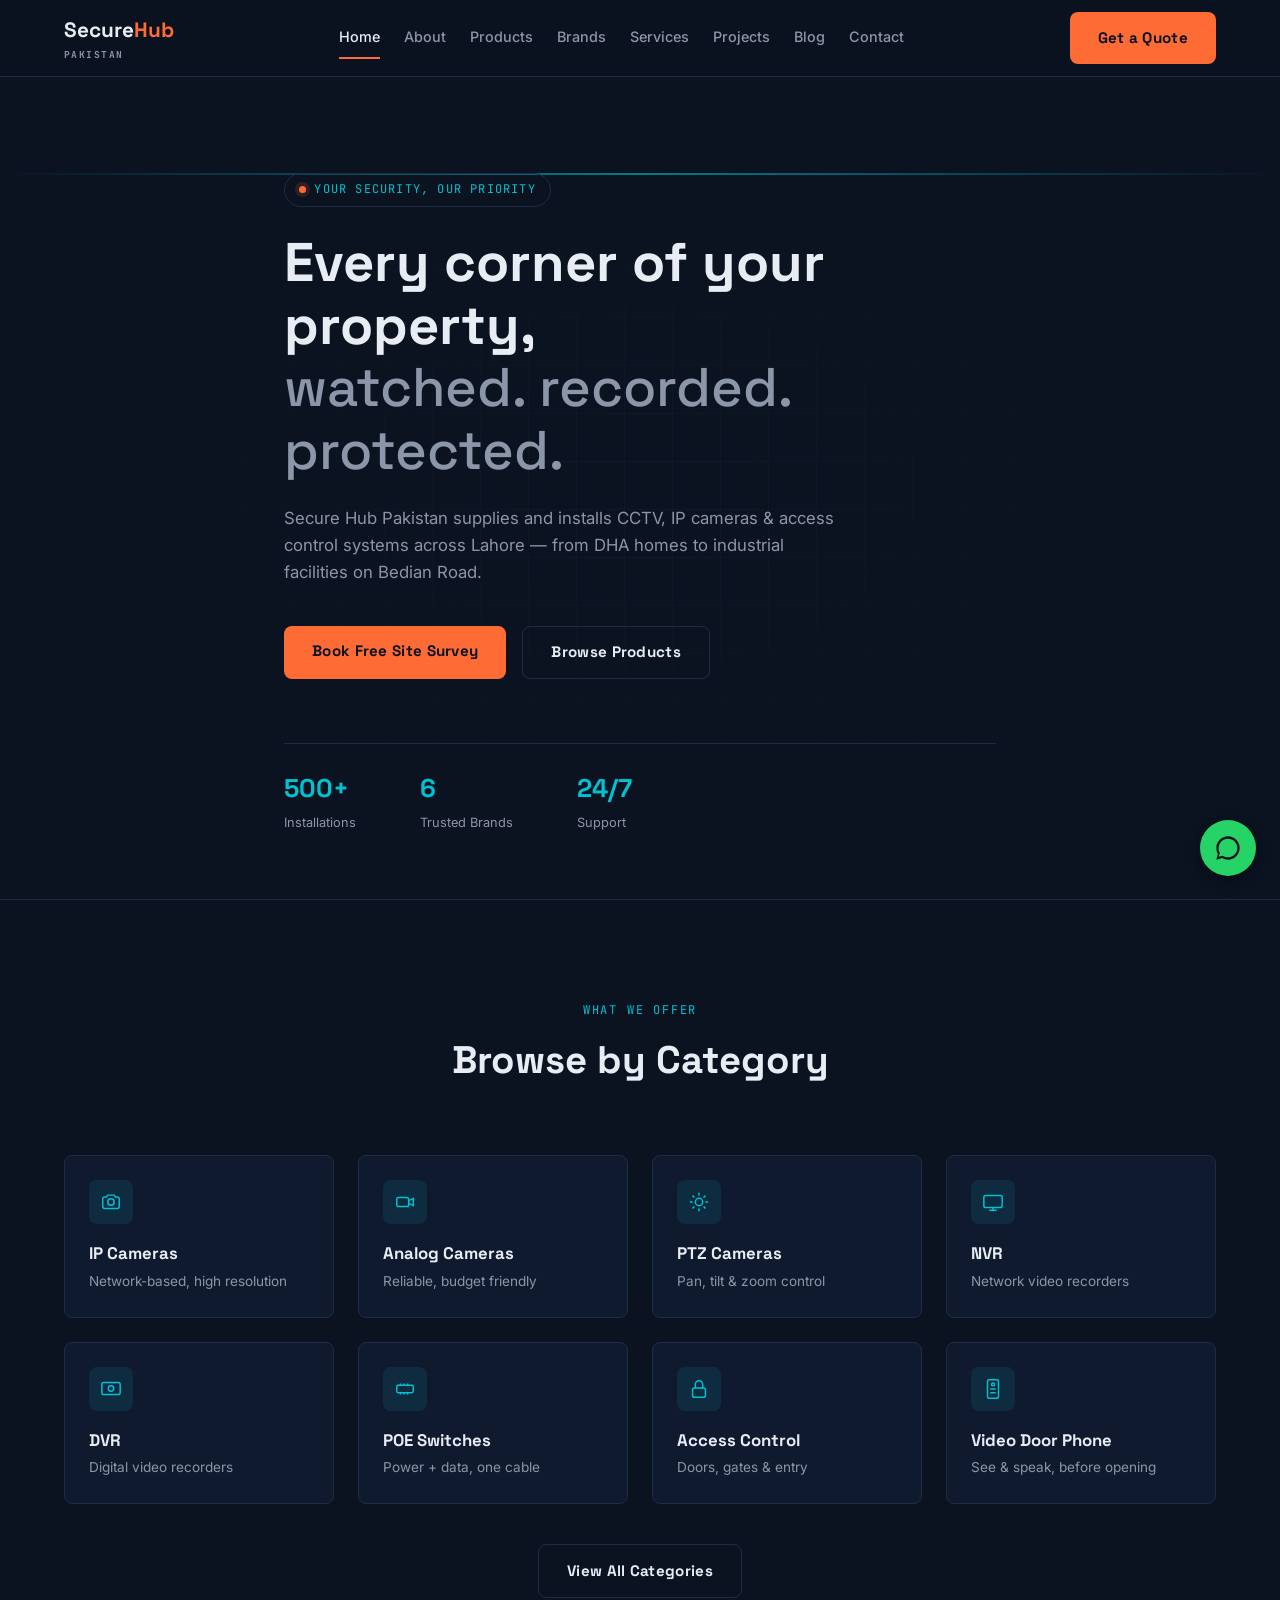
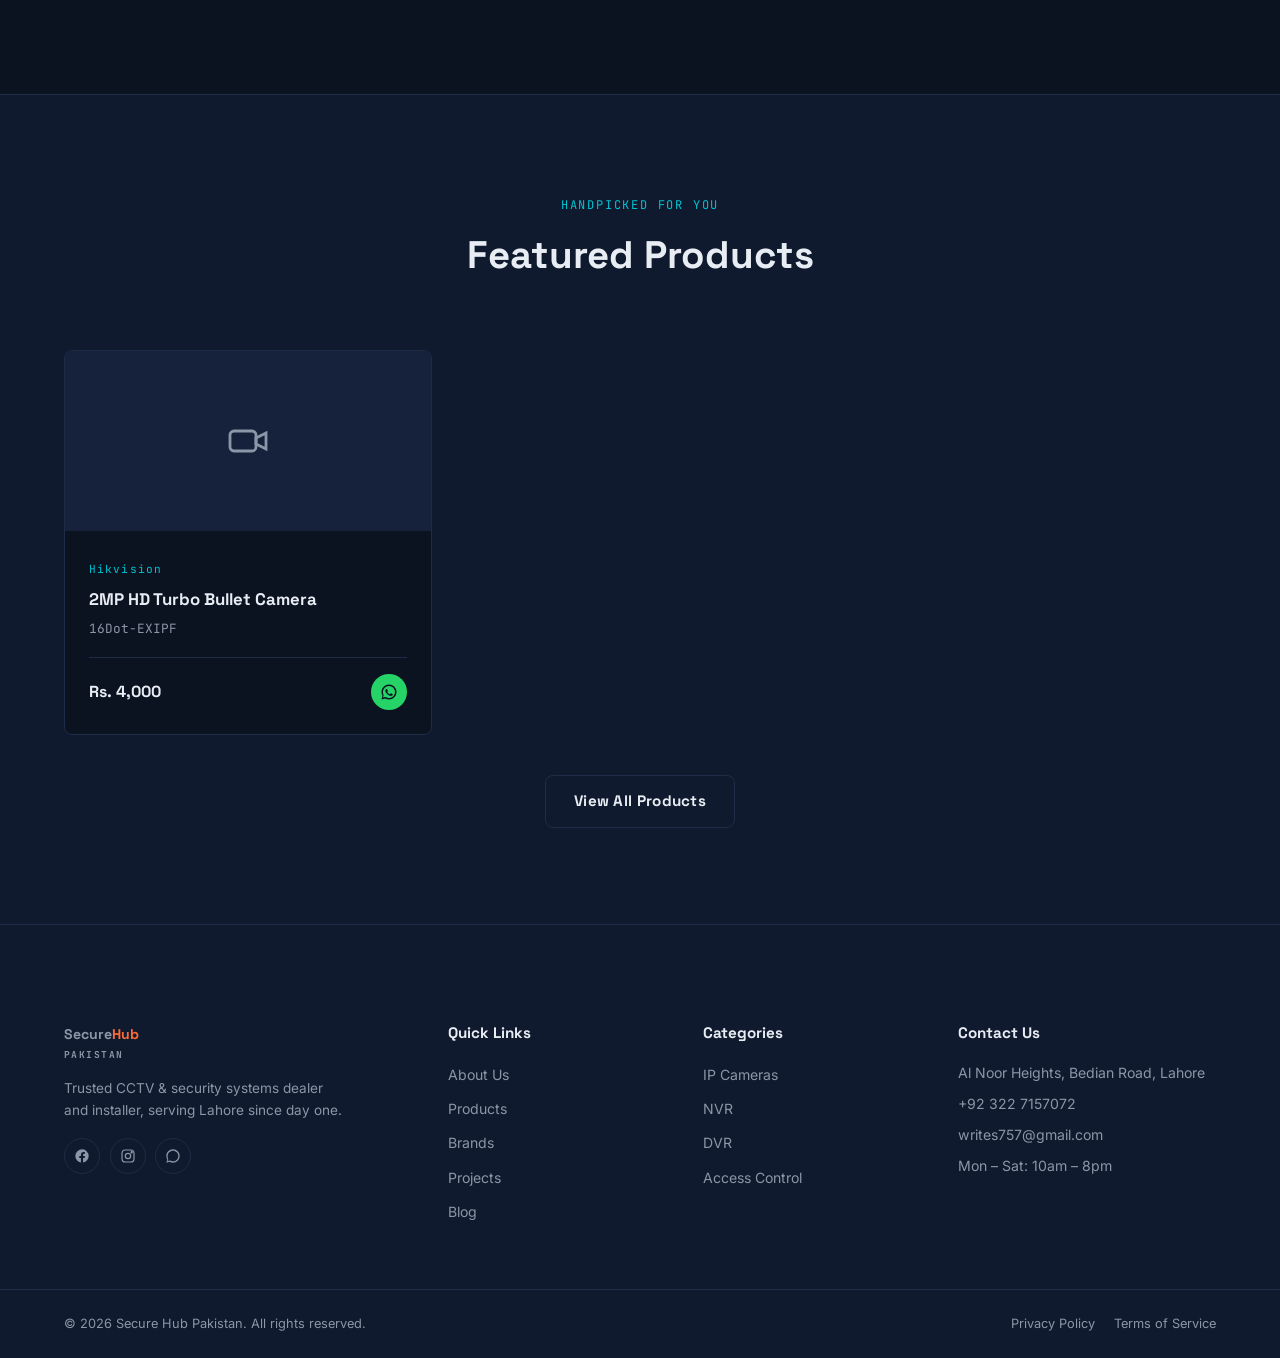
<file: index.html>
<!DOCTYPE html>
<html lang="en">
<head>
<meta charset="UTF-8">
<meta name="viewport" content="width=device-width, initial-scale=1.0">
<title>Secure Hub Pakistan | CCTV & Security Solutions Lahore</title>
<meta name="description" content="Secure Hub Pakistan - Trusted CCTV, IP Cameras & Security Systems dealer and installer in Lahore. Hikvision, Dahua, EZVIZ, IMOU, Tiandy, UNV.">
<link rel="preconnect" href="https://fonts.googleapis.com">
<link href="https://fonts.googleapis.com/css2?family=Space+Grotesk:wght@500;700&family=Inter:wght@400;500;600&family=JetBrains+Mono:wght@500&display=swap" rel="stylesheet">
<link rel="stylesheet" href="assets/css/variables.css">
<link rel="stylesheet" href="assets/css/style.css">
<script type="application/ld+json">
{
  "@context": "https://schema.org",
  "@type": "LocalBusiness",
  "name": "Secure Hub Pakistan",
  "description": "CCTV, IP cameras and security systems dealer and installer in Lahore.",
  "url": "https://danish757-s.github.io/secure-hub-pakistan/",
  "telephone": "+923227157072",
  "email": "writes757@gmail.com",
  "address": {
    "@type": "PostalAddress",
    "streetAddress": "Al Noor Heights, Bedian Road",
    "addressLocality": "Lahore",
    "addressCountry": "PK"
  },
  "areaServed": "Lahore",
  "openingHoursSpecification": {
    "@type": "OpeningHoursSpecification",
    "dayOfWeek": ["Monday","Tuesday","Wednesday","Thursday","Friday","Saturday"],
    "opens": "10:00",
    "closes": "20:00"
  }
}
</script>
</head>
<body>

<!-- ===== NAVBAR ===== -->
<header class="navbar" id="navbar">
  <div class="container navbar__inner">
    <a href="index.html" class="navbar__logo">
      Secure<span>Hub</span> <small>PAKISTAN</small>
    </a>

    <nav class="navbar__links" id="navLinks">
      <a href="index.html" class="active">Home</a>
      <a href="about.html">About</a>
      <a href="products.html">Products</a>
      <a href="brands.html">Brands</a>
      <a href="services.html">Services</a>
      <a href="projects.html">Projects</a>
      <a href="blog.html">Blog</a>
      <a href="contact.html">Contact</a>
    </nav>

    <a href="contact.html" class="btn btn--primary navbar__cta">Get a Quote</a>

    <button class="navbar__toggle" id="navToggle" aria-label="Toggle menu">
      <span></span><span></span><span></span>
    </button>
  </div>
</header>

<!-- ===== HERO ===== -->
<section class="hero">
  <div class="hero__scanline"></div>
  <div class="hero__grid"></div>

  <div class="container hero__inner">
    <div class="hero__badge">
  <span class="hero__dot"></span> YOUR SECURITY, OUR PRIORITY
</div>

    <h1 class="hero__title">
      Every corner of your property,<br>
      <span>watched. recorded. protected.</span>
    </h1>

    <p class="hero__subtitle">
      Secure Hub Pakistan supplies and installs CCTV, IP cameras & access
      control systems across Lahore — from DHA homes to industrial
      facilities on Bedian Road.
    </p>

    <div class="hero__actions">
      <a href="contact.html" class="btn btn--primary">Book Free Site Survey</a>
      <a href="products.html" class="btn btn--ghost">Browse Products</a>
    </div>

    <div class="hero__stats">
      <div class="hero__stat">
        <strong>500+</strong>
        <span>Installations</span>
      </div>
      <div class="hero__stat">
        <strong>6</strong>
        <span>Trusted Brands</span>
      </div>
      <div class="hero__stat">
        <strong>24/7</strong>
        <span>Support</span>
      </div>
    </div>
  </div>
</section>
<!-- ===== PRODUCT CATEGORIES ===== -->
<section class="categories">
  <div class="container">
    <div class="section__head">
      <span class="section__eyebrow">WHAT WE OFFER</span>
      <h2 class="section__title">Browse by Category</h2>
    </div>

    <div class="categories__grid" id="categoriesGrid">
      <!-- Cards load automatically from data/categories.json -->
    </div>

    <div class="categories__more">
      <a href="products.html" class="btn btn--ghost">View All Categories</a>
    </div>
  </div>
</section>
<!-- ===== FEATURED PRODUCTS ===== -->
<section class="featured">
  <div class="container">
    <div class="section__head">
      <span class="section__eyebrow">HANDPICKED FOR YOU</span>
      <h2 class="section__title">Featured Products</h2>
    </div>

    <div class="featured__grid" id="featuredGrid">
      <!-- Cards load automatically from data/products.json -->
    </div>

    <div class="categories__more">
      <a href="products.html" class="btn btn--ghost">View All Products</a>
    </div>
  </div>
</section>

<!-- ===== FOOTER ===== -->
<footer class="footer">
  <div class="container footer__grid">

    <div class="footer__col footer__brand">
      <a href="index.html" class="footer__logo">Secure<span>Hub</span> <small>PAKISTAN</small></a>
      <p>Trusted CCTV & security systems dealer and installer, serving Lahore since day one.</p>
      <div class="footer__social">
        <a href="#" aria-label="Facebook">
          <svg viewBox="0 0 24 24" fill="currentColor"><path d="M22 12a10 10 0 1 0-11.6 9.9v-7H7.9V12h2.5V9.8c0-2.5 1.5-3.9 3.8-3.9 1.1 0 2.2.2 2.2.2v2.4h-1.2c-1.2 0-1.6.8-1.6 1.6V12h2.8l-.4 2.9h-2.4v7A10 10 0 0 0 22 12z"/></svg>
        </a>
        <a href="#" aria-label="Instagram">
          <svg viewBox="0 0 24 24" fill="none" stroke="currentColor" stroke-width="1.8"><rect x="3" y="3" width="18" height="18" rx="5"/><circle cx="12" cy="12" r="4"/><circle cx="17.5" cy="6.5" r="1"/></svg>
        </a>
        <a href="https://wa.me/923227157072" aria-label="WhatsApp">
          <svg viewBox="0 0 24 24" fill="currentColor"><path d="M12 2C6.48 2 2 6.48 2 12c0 1.87.5 3.63 1.38 5.15L2 22l4.98-1.35A9.94 9.94 0 0 0 12 22c5.52 0 10-4.48 10-10S17.52 2 12 2zm0 18c-1.6 0-3.13-.42-4.47-1.22l-.32-.19-3.14.85.85-3.06-.2-.32A7.94 7.94 0 0 1 4 12c0-4.41 3.59-8 8-8s8 3.59 8 8-3.59 8-8 8z"/></svg>
        </a>
      </div>
    </div>

    <div class="footer__col">
      <h4>Quick Links</h4>
      <ul>
        <li><a href="about.html">About Us</a></li>
        <li><a href="products.html">Products</a></li>
        <li><a href="brands.html">Brands</a></li>
        <li><a href="projects.html">Projects</a></li>
        <li><a href="blog.html">Blog</a></li>
      </ul>
    </div>

    <div class="footer__col">
      <h4>Categories</h4>
      <ul>
        <li><a href="products.html?cat=ip-cameras">IP Cameras</a></li>
        <li><a href="products.html?cat=nvr">NVR</a></li>
        <li><a href="products.html?cat=dvr">DVR</a></li>
        <li><a href="products.html?cat=access-control">Access Control</a></li>
      </ul>
    </div>

    <div class="footer__col">
      <h4>Contact Us</h4>
      <ul class="footer__contact">
        <li>Al Noor Heights, Bedian Road, Lahore</li>
        <li><a href="tel:+923227157072">+92 322 7157072</a></li>
        <li><a href="mailto:writes757@gmail.com">writes757@gmail.com</a></li>
        <li>Mon – Sat: 10am – 8pm</li>
      </ul>
    </div>

  </div>

  <div class="footer__bottom">
    <div class="container footer__bottom-inner">
      <p>&copy; <span id="year"></span> Secure Hub Pakistan. All rights reserved.</p>
      <div class="footer__legal">
        <a href="privacy-policy.html">Privacy Policy</a>
        <a href="terms.html">Terms of Service</a>
      </div>
    </div>
  </div>
</footer>

<!-- ===== WHATSAPP FLOATING BUTTON ===== -->
<a href="https://wa.me/923227157072" class="whatsapp-float" target="_blank" aria-label="Chat on WhatsApp">
  <svg viewBox="0 0 24 24" fill="currentColor"><path d="M12 2C6.48 2 2 6.48 2 12c0 1.87.5 3.63 1.38 5.15L2 22l4.98-1.35A9.94 9.94 0 0 0 12 22c5.52 0 10-4.48 10-10S17.52 2 12 2zm0 18c-1.6 0-3.13-.42-4.47-1.22l-.32-.19-3.14.85.85-3.06-.2-.32A7.94 7.94 0 0 1 4 12c0-4.41 3.59-8 8-8s8 3.59 8 8-3.59 8-8 8z"/></svg>
</a>

<script src="assets/js/main.js"></script>
<script src="assets/js/categories.js"></script>
<script src="assets/js/products.js"></script>
</body>
</html>
</file>
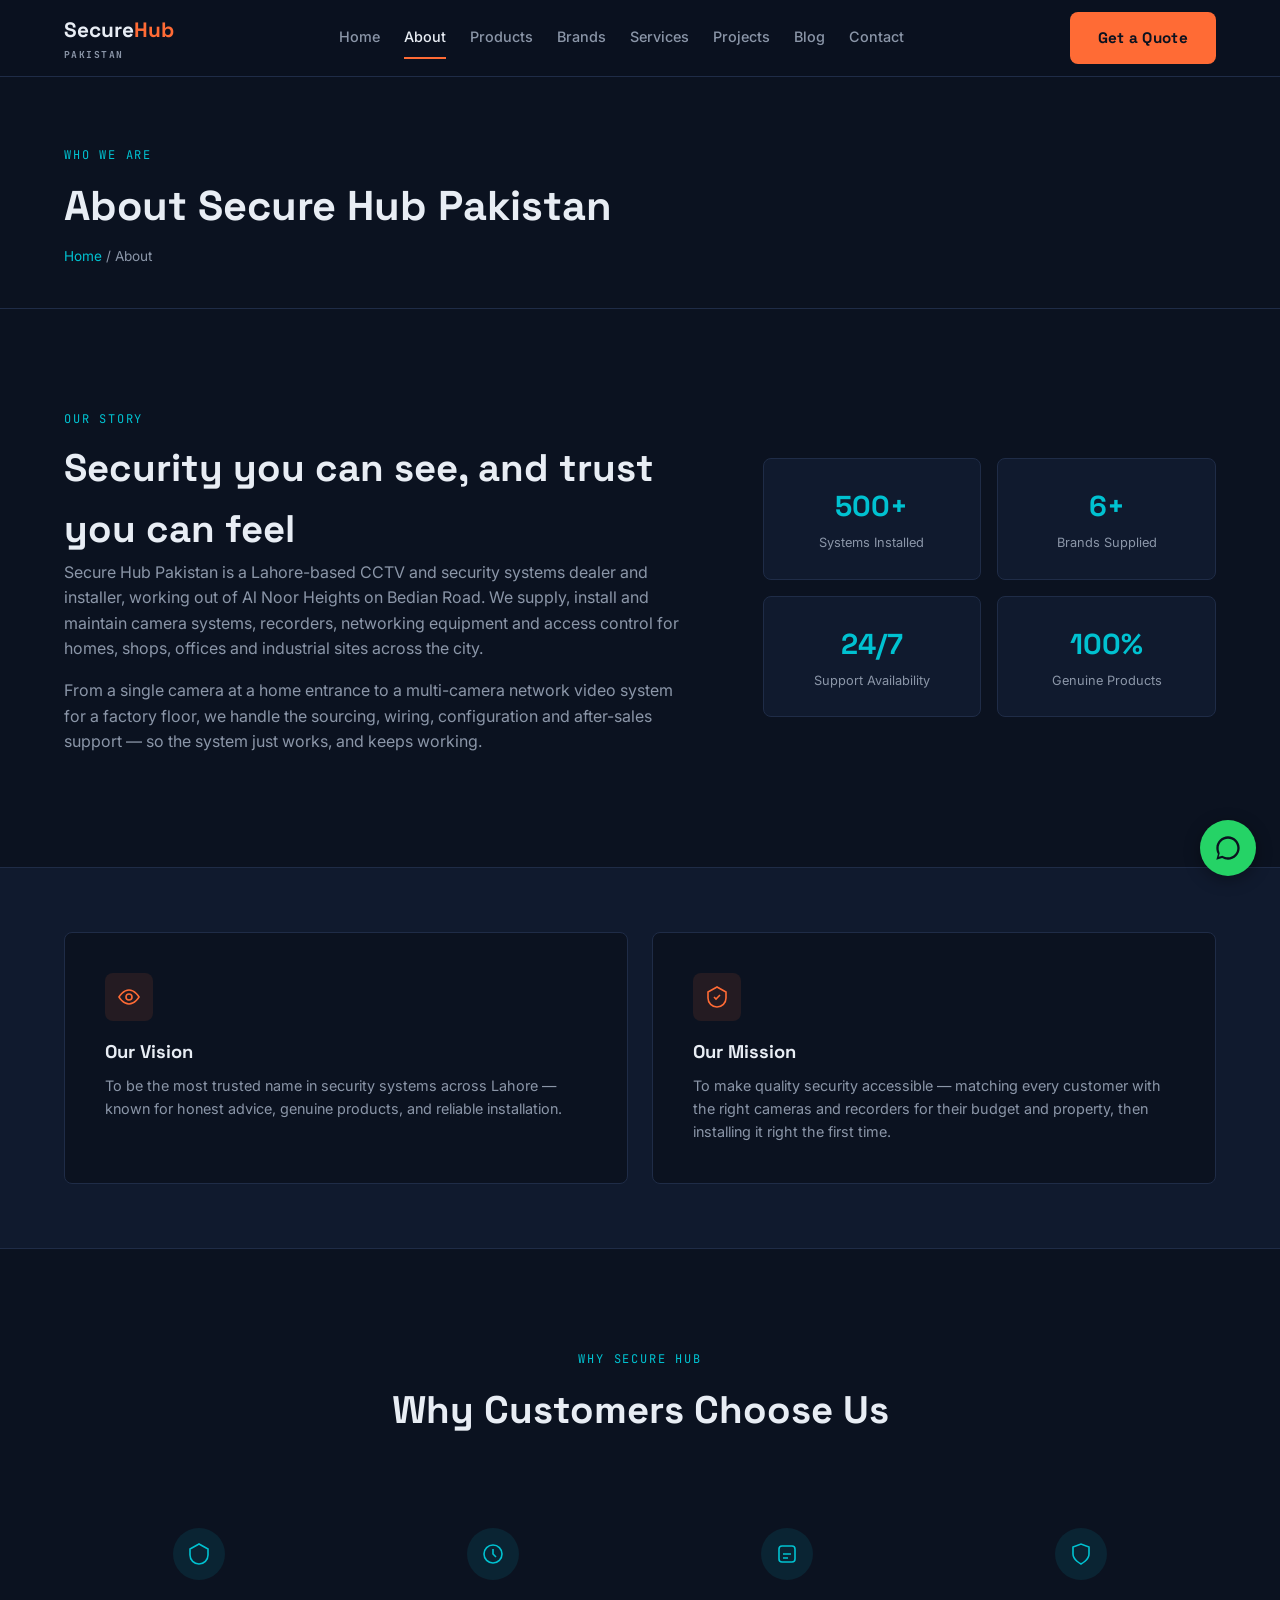
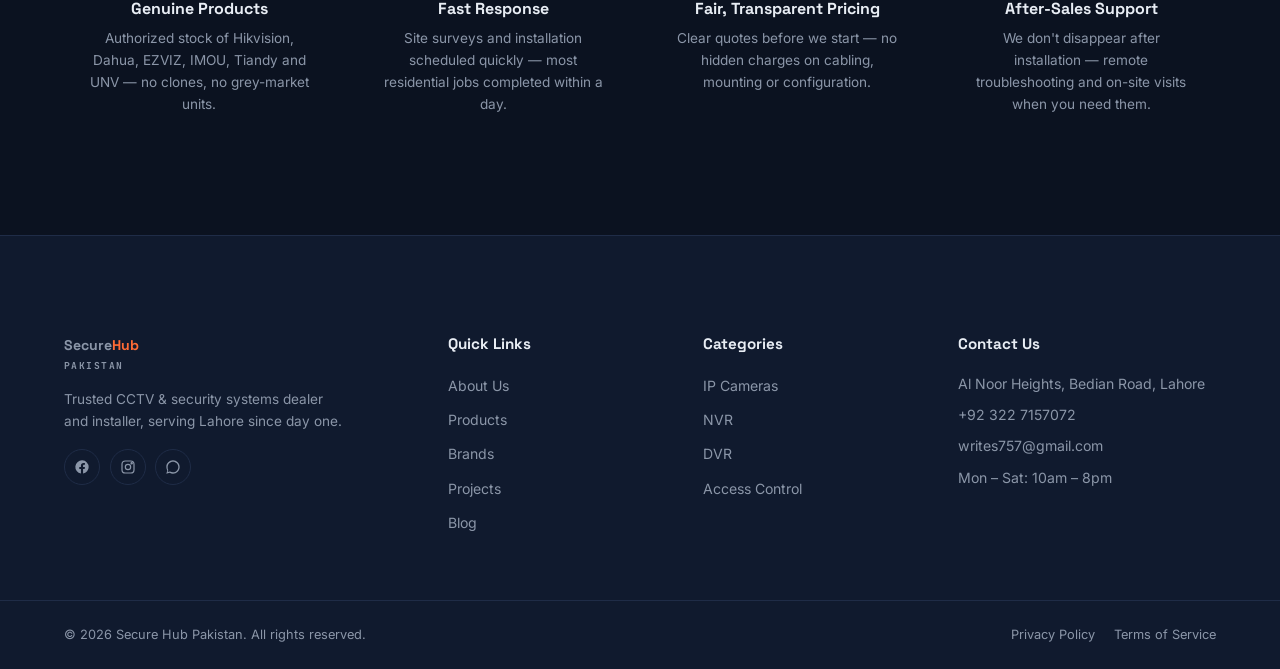
<file: about.html>
<!DOCTYPE html>
<html lang="en">
<head>
<meta charset="UTF-8">
<meta name="viewport" content="width=device-width, initial-scale=1.0">
<title>About Us | Secure Hub Pakistan</title>
<meta name="description" content="Learn about Secure Hub Pakistan — Lahore's trusted CCTV and security systems dealer and installer.">
<link rel="preconnect" href="https://fonts.googleapis.com">
<link href="https://fonts.googleapis.com/css2?family=Space+Grotesk:wght@500;700&family=Inter:wght@400;500;600&family=JetBrains+Mono:wght@500&display=swap" rel="stylesheet">
<link rel="stylesheet" href="assets/css/variables.css">
<link rel="stylesheet" href="assets/css/style.css">
</head>
<body>

<!-- ===== NAVBAR ===== -->
<header class="navbar" id="navbar">
  <div class="container navbar__inner">
    <a href="index.html" class="navbar__logo">
      Secure<span>Hub</span> <small>PAKISTAN</small>
    </a>
    <nav class="navbar__links" id="navLinks">
      <a href="index.html">Home</a>
      <a href="about.html" class="active">About</a>
      <a href="products.html">Products</a>
      <a href="brands.html">Brands</a>
      <a href="services.html">Services</a>
      <a href="projects.html">Projects</a>
      <a href="blog.html">Blog</a>
      <a href="contact.html">Contact</a>
    </nav>
    <a href="contact.html" class="btn btn--primary navbar__cta">Get a Quote</a>
    <button class="navbar__toggle" id="navToggle" aria-label="Toggle menu">
      <span></span><span></span><span></span>
    </button>
  </div>
</header>

<!-- ===== PAGE HEADER ===== -->
<section class="page-header">
  <div class="container">
    <span class="section__eyebrow">WHO WE ARE</span>
    <h1 class="page-header__title">About Secure Hub Pakistan</h1>
    <p class="page-header__crumb"><a href="index.html">Home</a> / About</p>
  </div>
</section>

<!-- ===== INTRO ===== -->
<section class="about-intro">
  <div class="container about-intro__grid">
    <div>
      <span class="section__eyebrow">OUR STORY</span>
      <h2 class="section__title" style="text-align:left; margin-top:0.4rem;">Security you can see, and trust you can feel</h2>
      <p>
        Secure Hub Pakistan is a Lahore-based CCTV and security systems dealer and
        installer, working out of Al Noor Heights on Bedian Road. We supply, install
        and maintain camera systems, recorders, networking equipment and access
        control for homes, shops, offices and industrial sites across the city.
      </p>
      <p>
        From a single camera at a home entrance to a multi-camera network video
        system for a factory floor, we handle the sourcing, wiring, configuration
        and after-sales support — so the system just works, and keeps working.
      </p>
    </div>

    <div class="about-stats">
      <div class="about-stats__item">
        <strong>500+</strong>
        <span>Systems Installed</span>
      </div>
      <div class="about-stats__item">
        <strong>6+</strong>
        <span>Brands Supplied</span>
      </div>
      <div class="about-stats__item">
        <strong>24/7</strong>
        <span>Support Availability</span>
      </div>
      <div class="about-stats__item">
        <strong>100%</strong>
        <span>Genuine Products</span>
      </div>
    </div>
  </div>
</section>

<!-- ===== VISION / MISSION ===== -->
<section class="vm">
  <div class="container vm__grid">
    <div class="vm__card">
      <div class="vm__icon">
        <svg viewBox="0 0 24 24" fill="none" stroke="currentColor" stroke-width="1.6"><circle cx="12" cy="12" r="3"/><path d="M2 12s4-7 10-7 10 7 10 7-4 7-10 7-10-7-10-7z"/></svg>
      </div>
      <h3>Our Vision</h3>
      <p>To be the most trusted name in security systems across Lahore — known for honest advice, genuine products, and reliable installation.</p>
    </div>
    <div class="vm__card">
      <div class="vm__icon">
        <svg viewBox="0 0 24 24" fill="none" stroke="currentColor" stroke-width="1.6"><path d="M12 2 3 7v6c0 5 4 9 9 9s9-4 9-9V7l-9-5z"/><path d="M9 12l2 2 4-4"/></svg>
      </div>
      <h3>Our Mission</h3>
      <p>To make quality security accessible — matching every customer with the right cameras and recorders for their budget and property, then installing it right the first time.</p>
    </div>
  </div>
</section>

<!-- ===== WHY CHOOSE US ===== -->
<section class="why">
  <div class="container">
    <div class="section__head">
      <span class="section__eyebrow">WHY SECURE HUB</span>
      <h2 class="section__title">Why Customers Choose Us</h2>
    </div>

    <div class="why__grid">
      <div class="why__card">
        <div class="why__icon">
          <svg viewBox="0 0 24 24" fill="none" stroke="currentColor" stroke-width="1.6"><path d="M12 2 3 7v6c0 5 4 9 9 9s9-4 9-9V7l-9-5z"/></svg>
        </div>
        <h3>Genuine Products</h3>
        <p>Authorized stock of Hikvision, Dahua, EZVIZ, IMOU, Tiandy and UNV — no clones, no grey-market units.</p>
      </div>
      <div class="why__card">
        <div class="why__icon">
          <svg viewBox="0 0 24 24" fill="none" stroke="currentColor" stroke-width="1.6"><circle cx="12" cy="12" r="9"/><path d="M12 7v5l3 3"/></svg>
        </div>
        <h3>Fast Response</h3>
        <p>Site surveys and installation scheduled quickly — most residential jobs completed within a day.</p>
      </div>
      <div class="why__card">
        <div class="why__icon">
          <svg viewBox="0 0 24 24" fill="none" stroke="currentColor" stroke-width="1.6"><rect x="4" y="4" width="16" height="16" rx="3"/><path d="M8 12h8M8 16h5"/></svg>
        </div>
        <h3>Fair, Transparent Pricing</h3>
        <p>Clear quotes before we start — no hidden charges on cabling, mounting or configuration.</p>
      </div>
      <div class="why__card">
        <div class="why__icon">
          <svg viewBox="0 0 24 24" fill="none" stroke="currentColor" stroke-width="1.6"><path d="M12 22s8-4 8-10V5l-8-3-8 3v7c0 6 8 10 8 10z"/></svg>
        </div>
        <h3>After-Sales Support</h3>
        <p>We don't disappear after installation — remote troubleshooting and on-site visits when you need them.</p>
      </div>
    </div>
  </div>
</section>

<!-- ===== FOOTER ===== -->
<footer class="footer">
  <div class="container footer__grid">
    <div class="footer__col footer__brand">
      <a href="index.html" class="footer__logo">Secure<span>Hub</span> <small>PAKISTAN</small></a>
      <p>Trusted CCTV & security systems dealer and installer, serving Lahore since day one.</p>
      <div class="footer__social">
        <a href="#" aria-label="Facebook">
          <svg viewBox="0 0 24 24" fill="currentColor"><path d="M22 12a10 10 0 1 0-11.6 9.9v-7H7.9V12h2.5V9.8c0-2.5 1.5-3.9 3.8-3.9 1.1 0 2.2.2 2.2.2v2.4h-1.2c-1.2 0-1.6.8-1.6 1.6V12h2.8l-.4 2.9h-2.4v7A10 10 0 0 0 22 12z"/></svg>
        </a>
        <a href="#" aria-label="Instagram">
          <svg viewBox="0 0 24 24" fill="none" stroke="currentColor" stroke-width="1.8"><rect x="3" y="3" width="18" height="18" rx="5"/><circle cx="12" cy="12" r="4"/><circle cx="17.5" cy="6.5" r="1"/></svg>
        </a>
        <a href="https://wa.me/923227157072" aria-label="WhatsApp">
          <svg viewBox="0 0 24 24" fill="currentColor"><path d="M12 2C6.48 2 2 6.48 2 12c0 1.87.5 3.63 1.38 5.15L2 22l4.98-1.35A9.94 9.94 0 0 0 12 22c5.52 0 10-4.48 10-10S17.52 2 12 2zm0 18c-1.6 0-3.13-.42-4.47-1.22l-.32-.19-3.14.85.85-3.06-.2-.32A7.94 7.94 0 0 1 4 12c0-4.41 3.59-8 8-8s8 3.59 8 8-3.59 8-8 8z"/></svg>
        </a>
      </div>
    </div>
    <div class="footer__col">
      <h4>Quick Links</h4>
      <ul>
        <li><a href="about.html">About Us</a></li>
        <li><a href="products.html">Products</a></li>
        <li><a href="brands.html">Brands</a></li>
        <li><a href="projects.html">Projects</a></li>
        <li><a href="blog.html">Blog</a></li>
      </ul>
    </div>
    <div class="footer__col">
      <h4>Categories</h4>
      <ul>
        <li><a href="products.html?cat=ip-cameras">IP Cameras</a></li>
        <li><a href="products.html?cat=nvr">NVR</a></li>
        <li><a href="products.html?cat=dvr">DVR</a></li>
        <li><a href="products.html?cat=access-control">Access Control</a></li>
      </ul>
    </div>
    <div class="footer__col">
      <h4>Contact Us</h4>
      <ul class="footer__contact">
        <li>Al Noor Heights, Bedian Road, Lahore</li>
        <li><a href="tel:+923227157072">+92 322 7157072</a></li>
        <li><a href="mailto:writes757@gmail.com">writes757@gmail.com</a></li>
        <li>Mon – Sat: 10am – 8pm</li>
      </ul>
    </div>
  </div>
  <div class="footer__bottom">
    <div class="container footer__bottom-inner">
      <p>&copy; <span id="year"></span> Secure Hub Pakistan. All rights reserved.</p>
      <div class="footer__legal">
        <a href="privacy-policy.html">Privacy Policy</a>
        <a href="terms.html">Terms of Service</a>
      </div>
    </div>
  </div>
</footer>

<a href="https://wa.me/923227157072" class="whatsapp-float" target="_blank" aria-label="Chat on WhatsApp">
  <svg viewBox="0 0 24 24" fill="currentColor"><path d="M12 2C6.48 2 2 6.48 2 12c0 1.87.5 3.63 1.38 5.15L2 22l4.98-1.35A9.94 9.94 0 0 0 12 22c5.52 0 10-4.48 10-10S17.52 2 12 2zm0 18c-1.6 0-3.13-.42-4.47-1.22l-.32-.19-3.14.85.85-3.06-.2-.32A7.94 7.94 0 0 1 4 12c0-4.41 3.59-8 8-8s8 3.59 8 8-3.59 8-8 8z"/></svg>
</a>

<script src="assets/js/main.js"></script>
</body>
</html>
</file>
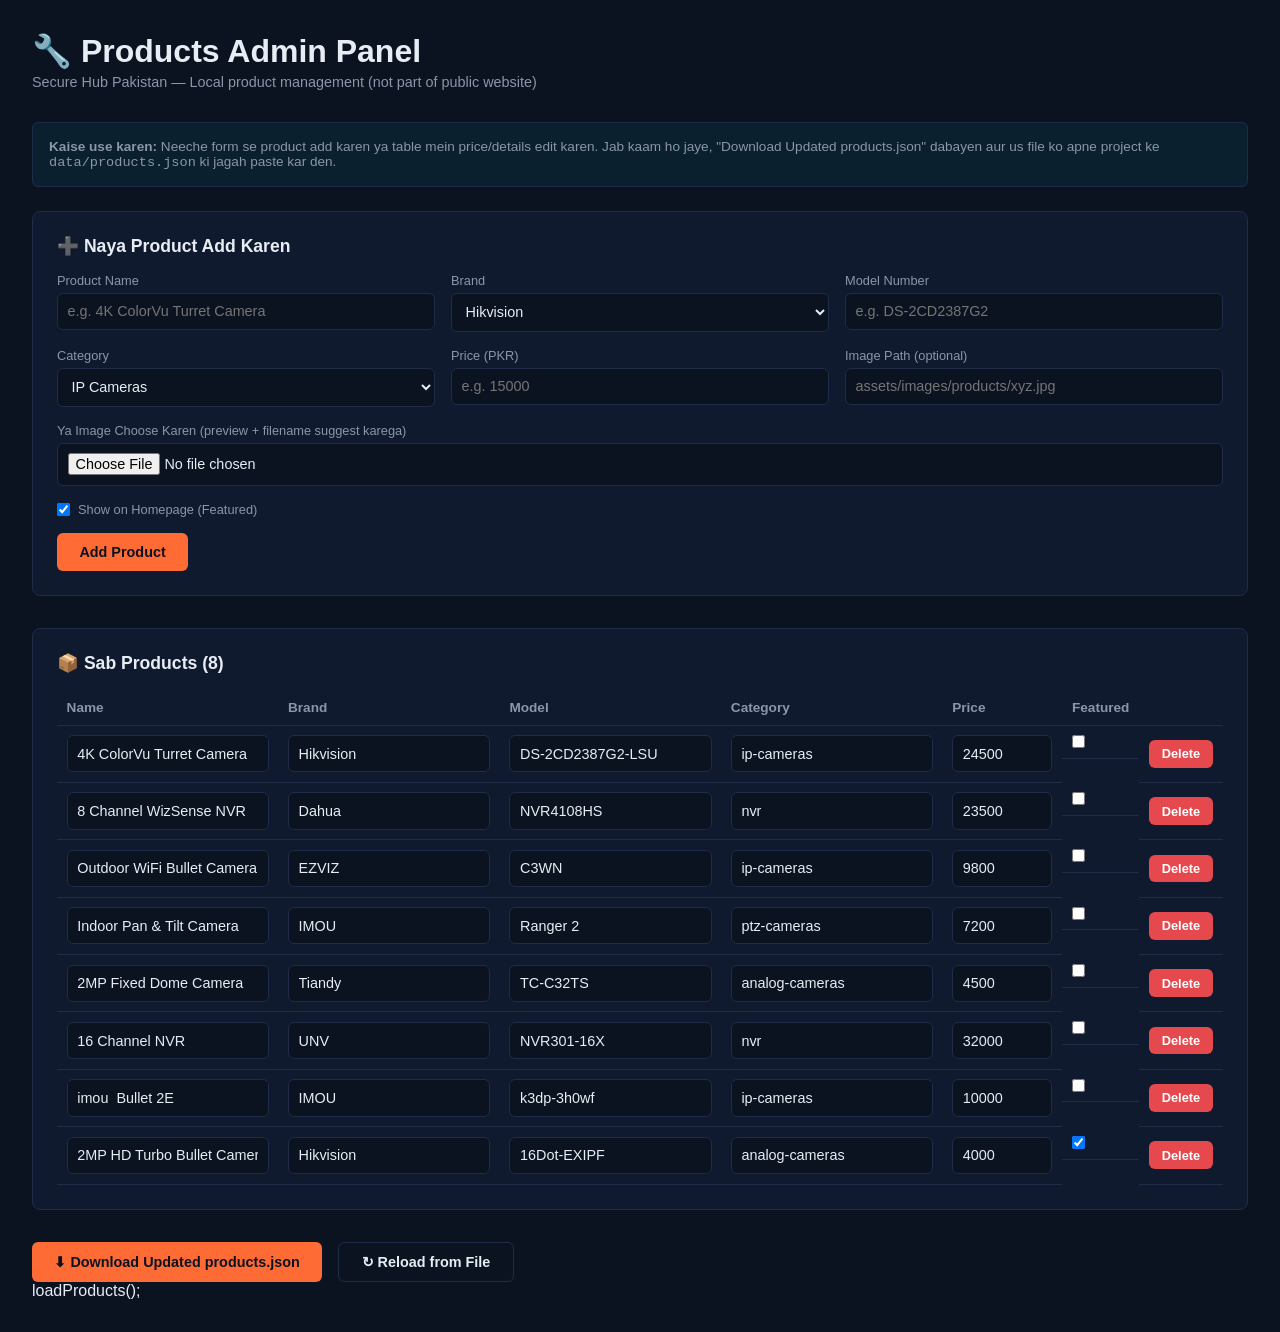
<file: admin.html>
<!DOCTYPE html>
<html lang="en">
<head>
<meta charset="UTF-8">
<meta name="viewport" content="width=device-width, initial-scale=1.0">
<title>Admin Panel — Secure Hub Pakistan</title>
<style>
  * { margin: 0; padding: 0; box-sizing: border-box; }
  body {
    font-family: 'Segoe UI', sans-serif;
    background: #0B1220;
    color: #E8EDF4;
    padding: 2rem;
  }
  h1 { margin-bottom: 0.25rem; }
  .subtitle { color: #8B96A8; margin-bottom: 2rem; font-size: 0.9rem; }
  .panel {
    background: #101A2E;
    border: 1px solid #1F2C47;
    border-radius: 8px;
    padding: 1.5rem;
    margin-bottom: 2rem;
  }
  .panel h2 { font-size: 1.1rem; margin-bottom: 1rem; }
  .form-grid {
    display: grid;
    grid-template-columns: repeat(3, 1fr);
    gap: 1rem;
    margin-bottom: 1rem;
  }
  label { display: block; font-size: 0.8rem; color: #8B96A8; margin-bottom: 0.3rem; }
  input, select {
    width: 100%;
    padding: 0.6rem;
    background: #0B1220;
    border: 1px solid #1F2C47;
    border-radius: 6px;
    color: #E8EDF4;
    font-size: 0.9rem;
  }
  .checkbox-row { display: flex; align-items: center; gap: 0.5rem; }
  .checkbox-row input { width: auto; }
  button {
    background: #FF6B35;
    color: #0B1220;
    border: none;
    padding: 0.7rem 1.4rem;
    border-radius: 6px;
    font-weight: 700;
    cursor: pointer;
    font-size: 0.9rem;
  }
  button:hover { background: #FF7F52; }
  button.secondary {
    background: transparent;
    border: 1px solid #1F2C47;
    color: #E8EDF4;
  }
  button.danger { background: #E5484D; color: white; padding: 0.4rem 0.8rem; font-size: 0.8rem; }
  table { width: 100%; border-collapse: collapse; margin-top: 1rem; }
  th, td { text-align: left; padding: 0.6rem; border-bottom: 1px solid #1F2C47; font-size: 0.85rem; }
  th { color: #8B96A8; font-weight: 600; }
  .actions-bar { display: flex; gap: 1rem; margin-top: 1.5rem; }
  .price-input { width: 100px; }
  .note {
    background: rgba(0,194,209,0.08);
    border: 1px solid #1F2C47;
    padding: 1rem;
    border-radius: 6px;
    font-size: 0.85rem;
    color: #8B96A8;
    margin-bottom: 1.5rem;
  }
</style>
</head>
<body>

<h1>🔧 Products Admin Panel</h1>
<p class="subtitle">Secure Hub Pakistan — Local product management (not part of public website)</p>

<div class="note">
  <strong>Kaise use karen:</strong> Neeche form se product add karen ya table mein price/details edit karen.
  Jab kaam ho jaye, "Download Updated products.json" dabayen aur us file ko apne project ke
  <code>data/products.json</code> ki jagah paste kar den.
</div>

<div class="panel">
  <h2>➕ Naya Product Add Karen</h2>
  <div class="form-grid">
    <div>
      <label>Product Name</label>
      <input type="text" id="f-name" placeholder="e.g. 4K ColorVu Turret Camera">
    </div>
    <div>
      <label>Brand</label>
      <select id="f-brand">
        <option>Hikvision</option>
        <option>Dahua</option>
        <option>EZVIZ</option>
        <option>IMOU</option>
        <option>Tiandy</option>
        <option>UNV</option>
        <option>TP-Link</option>
        <option>Tenda</option>
      </select>
    </div>
    <div>
      <label>Model Number</label>
      <input type="text" id="f-model" placeholder="e.g. DS-2CD2387G2">
    </div>
    <div>
      <label>Category</label>
      <select id="f-category">
        <option value="ip-cameras">IP Cameras</option>
        <option value="analog-cameras">Analog Cameras</option>
        <option value="ptz-cameras">PTZ Cameras</option>
        <option value="nvr">NVR</option>
        <option value="dvr">DVR</option>
        <option value="poe-switches">POE Switches</option>
        <option value="access-control">Access Control</option>
        <option value="video-door-phone">Video Door Phone</option>
      </select>
    </div>
    <div>
      <label>Price (PKR)</label>
      <input type="number" id="f-price" placeholder="e.g. 15000">
    </div>
    <div>
      <label>Image Path (optional)</label>
      <input type="text" id="f-image" placeholder="assets/images/products/xyz.jpg">
    </div>
  </div>

  <div style="margin-bottom: 1rem;">
    <label>Ya Image Choose Karen (preview + filename suggest karega)</label>
    <input type="file" id="f-image-picker" accept="image/*" onchange="handleImagePick(event)">
    <div id="imagePreviewBox" style="display:none; margin-top: 0.75rem; padding: 0.75rem; background:#0B1220; border:1px solid #1F2C47; border-radius:6px;">
      <img id="imagePreview" style="max-width: 140px; max-height: 100px; border-radius: 4px; display:block; margin-bottom: 0.5rem;">
      <p style="font-size:0.8rem; color:#8B96A8;">
        Is file ko copy karke <code id="targetFolder">assets/images/products/</code> mein paste karen,
        naam rakhen: <strong id="suggestedName"></strong>
      </p>
    </div>
  </div>
  <div class="checkbox-row" style="margin-bottom: 1rem;">
    <input type="checkbox" id="f-featured" checked>
    <label style="margin: 0;">Show on Homepage (Featured)</label>
  </div>
  <button onclick="addProduct()">Add Product</button>
</div>

<div class="panel">
  <h2>📦 Sab Products (<span id="count">0</span>)</h2>
  <table>
    <thead>
      <tr>
        <th>Name</th>
        <th>Brand</th>
        <th>Model</th>
        <th>Category</th>
        <th>Price</th>
        <th>Featured</th>
        <th></th>
      </tr>
    </thead>
    <tbody id="productsTable"></tbody>
  </table>
</div>

<div class="actions-bar">
  <button onclick="downloadJSON()">⬇ Download Updated products.json</button>
  <button class="secondary" onclick="loadProducts()">↻ Reload from File</button>
</div>

<script>
let products = [];

async function loadProducts() {
  try {
    const res = await fetch('data/products.json');
    products = await res.json();
    render();
  } catch (err) {
    alert('products.json load nahi ho saki. Yeh page apne project root se Live Server pe open karen.');
    console.error(err);
  }
}

function render() {
  const tbody = document.getElementById('productsTable');
  document.getElementById('count').textContent = products.length;

  tbody.innerHTML = products.map((p, i) => `
    <tr>
      <td><input value="${p.name}" onchange="updateField(${i}, 'name', this.value)"></td>
      <td><input value="${p.brand}" onchange="updateField(${i}, 'brand', this.value)"></td>
      <td><input value="${p.model}" onchange="updateField(${i}, 'model', this.value)"></td>
      <td><input value="${p.category}" onchange="updateField(${i}, 'category', this.value)"></td>
      <td><input class="price-input" type="number" value="${p.price}" onchange="updateField(${i}, 'price', Number(this.value))"></td>
      <td class="checkbox-row"><input type="checkbox" ${p.featured ? 'checked' : ''} onchange="updateField(${i}, 'featured', this.checked)"></td>
      <td><button class="danger" onclick="deleteProduct(${i})">Delete</button></td>
    </tr>
  `).join('');
}

function updateField(index, field, value) {
  products[index][field] = value;
}

function deleteProduct(index) {
  if (confirm('Ye product delete karna hai?')) {
    products.splice(index, 1);
    render();
  }
}

function handleImagePick(event) {
  const file = event.target.files[0];
  if (!file) return;

  const brand = document.getElementById('f-brand').value.toLowerCase().replace(/\s+/g, '-');
  const model = document.getElementById('f-model').value.trim().toLowerCase().replace(/[^a-z0-9]+/g, '-') || 'product';
  const ext = file.name.split('.').pop();
  const suggestedName = `${brand}-${model}.${ext}`;

  document.getElementById('f-image').value = 'assets/images/products/' + suggestedName;
  document.getElementById('suggestedName').textContent = suggestedName;

  const reader = new FileReader();
  reader.onload = e => {
    document.getElementById('imagePreview').src = e.target.result;
    document.getElementById('imagePreviewBox').style.display = 'block';
  };
  reader.readAsDataURL(file);
}

function addProduct() {
  const name = document.getElementById('f-name').value.trim();
  const brand = document.getElementById('f-brand').value;
  const model = document.getElementById('f-model').value.trim();
  const category = document.getElementById('f-category').value;
  const price = Number(document.getElementById('f-price').value);
  const image = document.getElementById('f-image').value.trim();
  const featured = document.getElementById('f-featured').checked;

  if (!name || !model || !price) {
    alert('Name, Model aur Price zaroor bharen.');
    return;
  }

  const id = brand.toLowerCase().replace(/\s+/g, '') + '-' + Date.now();
  products.push({ id, name, brand, model, category, price, image, featured });
  render();

  document.getElementById('f-name').value = '';
  document.getElementById('f-model').value = '';
  document.getElementById('f-price').value = '';
  document.getElementById('f-image').value = '';
}

function downloadJSON() {
  const blob = new Blob([JSON.stringify(products, null, 2)], { type: 'application/json' });
  const url = URL.createObjectURL(blob);
  const a = document.createElement('a');
  a.href = url;
  a.download = 'products.json';
  a.click();
  URL.revokeObjectURL(url);
}

loadProducts();
</script>

</body>
</html>

loadProducts();
</script>

</body>
</html>
</file>
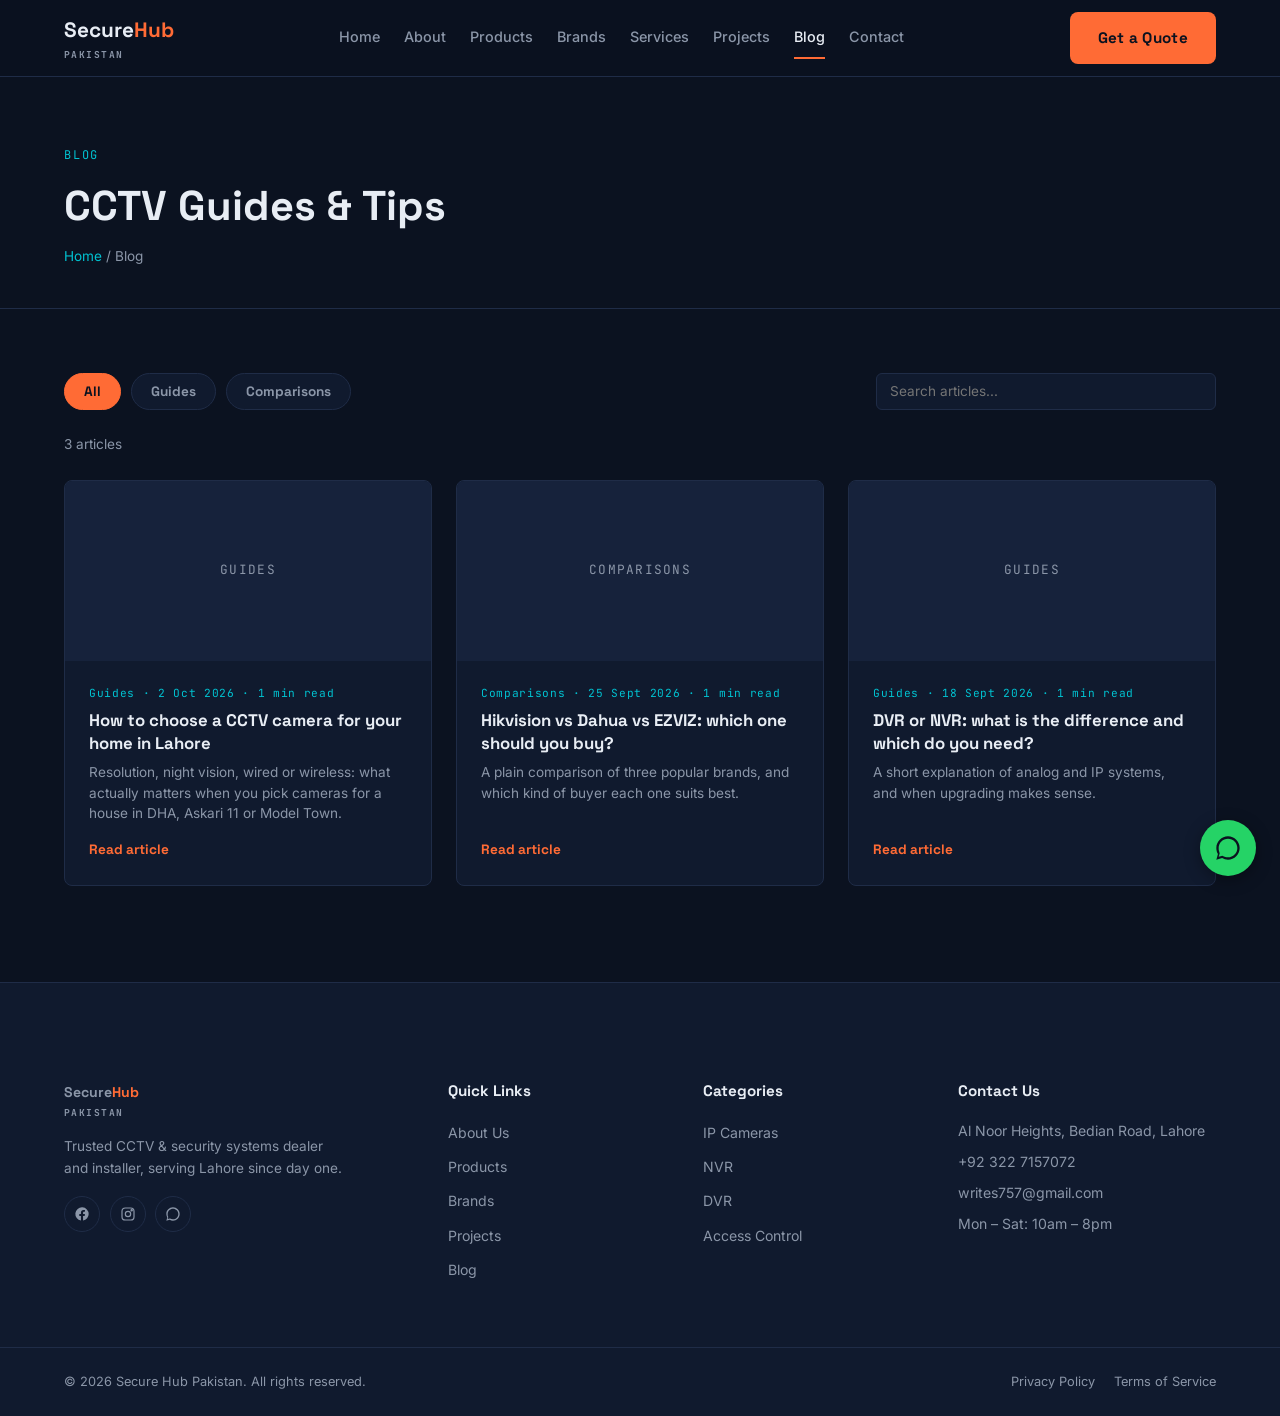
<file: blog.html>
<!DOCTYPE html>
<html lang="en">
<head>
<meta charset="UTF-8">
<meta name="viewport" content="width=device-width, initial-scale=1.0">
<title>Blog | Secure Hub Pakistan</title>
<meta name="description" content="CCTV buying guides, brand comparisons and security tips for homes and businesses in Lahore, from Secure Hub Pakistan.">
<link rel="preconnect" href="https://fonts.googleapis.com">
<link href="https://fonts.googleapis.com/css2?family=Space+Grotesk:wght@500;700&family=Inter:wght@400;500;600&family=JetBrains+Mono:wght@500&display=swap" rel="stylesheet">
<link rel="stylesheet" href="assets/css/variables.css">
<link rel="stylesheet" href="assets/css/style.css">
<link rel="stylesheet" href="assets/css/blog.css">
</head>
<body>

<!-- ===== NAVBAR ===== -->
<header class="navbar" id="navbar">
  <div class="container navbar__inner">
    <a href="index.html" class="navbar__logo">
      Secure<span>Hub</span> <small>PAKISTAN</small>
    </a>

    <nav class="navbar__links" id="navLinks">
      <a href="index.html">Home</a>
      <a href="about.html">About</a>
      <a href="products.html">Products</a>
      <a href="brands.html">Brands</a>
      <a href="services.html">Services</a>
      <a href="projects.html">Projects</a>
      <a href="blog.html" class="active">Blog</a>
      <a href="contact.html">Contact</a>
    </nav>

    <a href="contact.html" class="btn btn--primary navbar__cta">Get a Quote</a>

    <button class="navbar__toggle" id="navToggle" aria-label="Toggle menu">
      <span></span><span></span><span></span>
    </button>
  </div>
</header>

<!-- ===== PAGE HEADER ===== -->
<section class="page-header">
  <div class="container">
    <span class="section__eyebrow">BLOG</span>
    <h1 class="page-header__title">CCTV Guides &amp; Tips</h1>
    <p class="page-header__crumb"><a href="index.html">Home</a> / Blog</p>
  </div>
</section>

<!-- ===== BLOG LISTING ===== -->
<section class="blog-section">
  <div class="container">
    <div class="blog-toolbar">
      <div class="blog-chips" id="blogChips" aria-label="Filter by category"></div>
      <input type="search" id="blogSearch" placeholder="Search articles..." aria-label="Search articles">
    </div>
    <p class="blog-count" id="blogCount" aria-live="polite">Loading articles...</p>
    <div class="blog-grid" id="blogGrid"></div>
  </div>
</section>

<!-- ===== FOOTER ===== -->
<footer class="footer">
  <div class="container footer__grid">

    <div class="footer__col footer__brand">
      <a href="index.html" class="footer__logo">Secure<span>Hub</span> <small>PAKISTAN</small></a>
      <p>Trusted CCTV & security systems dealer and installer, serving Lahore since day one.</p>
      <div class="footer__social">
        <a href="#" aria-label="Facebook">
          <svg viewBox="0 0 24 24" fill="currentColor"><path d="M22 12a10 10 0 1 0-11.6 9.9v-7H7.9V12h2.5V9.8c0-2.5 1.5-3.9 3.8-3.9 1.1 0 2.2.2 2.2.2v2.4h-1.2c-1.2 0-1.6.8-1.6 1.6V12h2.8l-.4 2.9h-2.4v7A10 10 0 0 0 22 12z"/></svg>
        </a>
        <a href="#" aria-label="Instagram">
          <svg viewBox="0 0 24 24" fill="none" stroke="currentColor" stroke-width="1.8"><rect x="3" y="3" width="18" height="18" rx="5"/><circle cx="12" cy="12" r="4"/><circle cx="17.5" cy="6.5" r="1"/></svg>
        </a>
        <a href="https://wa.me/923227157072" aria-label="WhatsApp">
          <svg viewBox="0 0 24 24" fill="currentColor"><path d="M12 2C6.48 2 2 6.48 2 12c0 1.87.5 3.63 1.38 5.15L2 22l4.98-1.35A9.94 9.94 0 0 0 12 22c5.52 0 10-4.48 10-10S17.52 2 12 2zm0 18c-1.6 0-3.13-.42-4.47-1.22l-.32-.19-3.14.85.85-3.06-.2-.32A7.94 7.94 0 0 1 4 12c0-4.41 3.59-8 8-8s8 3.59 8 8-3.59 8-8 8z"/></svg>
        </a>
      </div>
    </div>

    <div class="footer__col">
      <h4>Quick Links</h4>
      <ul>
        <li><a href="about.html">About Us</a></li>
        <li><a href="products.html">Products</a></li>
        <li><a href="brands.html">Brands</a></li>
        <li><a href="projects.html">Projects</a></li>
        <li><a href="blog.html">Blog</a></li>
      </ul>
    </div>

    <div class="footer__col">
      <h4>Categories</h4>
      <ul>
        <li><a href="products.html?cat=ip-cameras">IP Cameras</a></li>
        <li><a href="products.html?cat=nvr">NVR</a></li>
        <li><a href="products.html?cat=dvr">DVR</a></li>
        <li><a href="products.html?cat=access-control">Access Control</a></li>
      </ul>
    </div>

    <div class="footer__col">
      <h4>Contact Us</h4>
      <ul class="footer__contact">
        <li>Al Noor Heights, Bedian Road, Lahore</li>
        <li><a href="tel:+923227157072">+92 322 7157072</a></li>
        <li><a href="mailto:writes757@gmail.com">writes757@gmail.com</a></li>
        <li>Mon – Sat: 10am – 8pm</li>
      </ul>
    </div>

  </div>

  <div class="footer__bottom">
    <div class="container footer__bottom-inner">
      <p>&copy; <span id="year"></span> Secure Hub Pakistan. All rights reserved.</p>
      <div class="footer__legal">
        <a href="privacy-policy.html">Privacy Policy</a>
        <a href="terms.html">Terms of Service</a>
      </div>
    </div>
  </div>
</footer>

<a href="https://wa.me/923227157072" class="whatsapp-float" target="_blank" aria-label="Chat on WhatsApp">
  <svg viewBox="0 0 24 24" fill="currentColor"><path d="M12 2C6.48 2 2 6.48 2 12c0 1.87.5 3.63 1.38 5.15L2 22l4.98-1.35A9.94 9.94 0 0 0 12 22c5.52 0 10-4.48 10-10S17.52 2 12 2zm0 18c-1.6 0-3.13-.42-4.47-1.22l-.32-.19-3.14.85.85-3.06-.2-.32A7.94 7.94 0 0 1 4 12c0-4.41 3.59-8 8-8s8 3.59 8 8-3.59 8-8 8z"/></svg>
</a>

<script src="assets/js/main.js"></script>
<script src="assets/js/blog.js"></script>
</body>
</html>
</file>
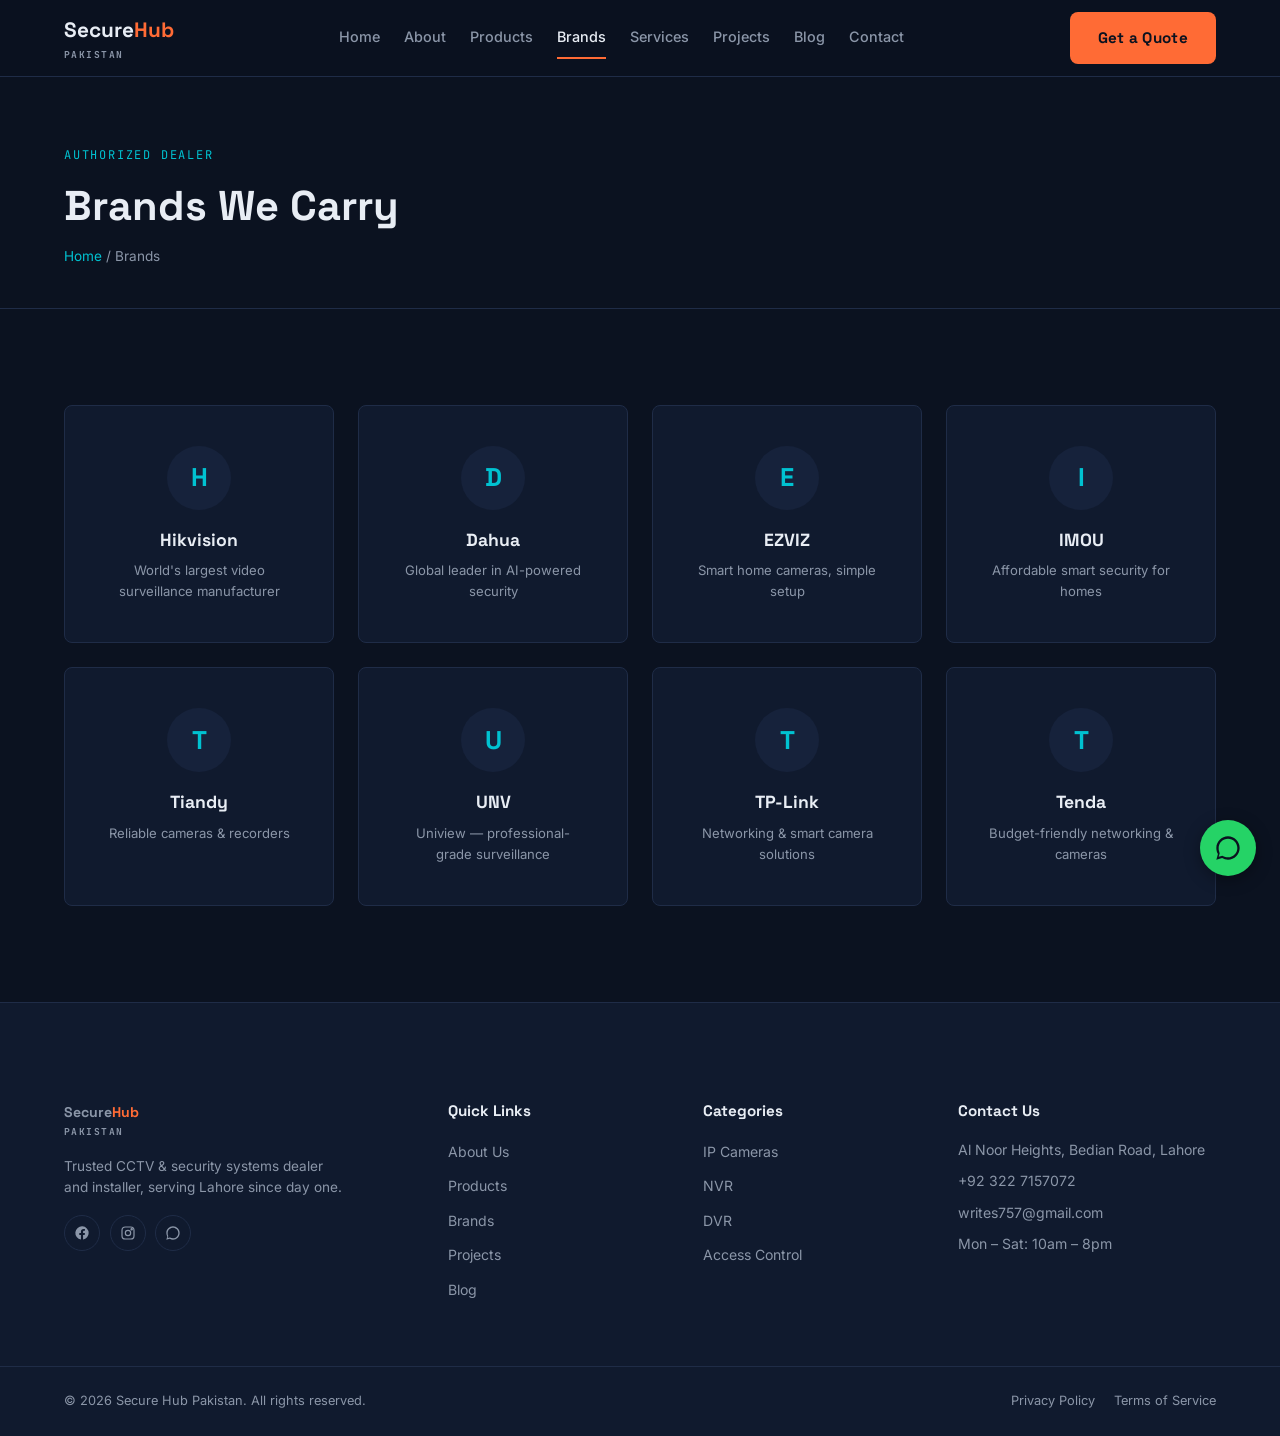
<file: brands.html>
<!DOCTYPE html>
<html lang="en">
<head>
<meta charset="UTF-8">
<meta name="viewport" content="width=device-width, initial-scale=1.0">
<title>Our Brands | Secure Hub Pakistan</title>
<meta name="description" content="Authorized dealer for Hikvision, Dahua, EZVIZ, IMOU, Tiandy, UNV, TP-Link and Tenda security products in Lahore.">
<link rel="preconnect" href="https://fonts.googleapis.com">
<link href="https://fonts.googleapis.com/css2?family=Space+Grotesk:wght@500;700&family=Inter:wght@400;500;600&family=JetBrains+Mono:wght@500&display=swap" rel="stylesheet">
<link rel="stylesheet" href="assets/css/variables.css">
<link rel="stylesheet" href="assets/css/style.css">
</head>
<body>

<!-- ===== NAVBAR ===== -->
<header class="navbar" id="navbar">
  <div class="container navbar__inner">
    <a href="index.html" class="navbar__logo">
      Secure<span>Hub</span> <small>PAKISTAN</small>
    </a>
    <nav class="navbar__links" id="navLinks">
      <a href="index.html">Home</a>
      <a href="about.html">About</a>
      <a href="products.html">Products</a>
      <a href="brands.html" class="active">Brands</a>
      <a href="services.html">Services</a>
      <a href="projects.html">Projects</a>
      <a href="blog.html">Blog</a>
      <a href="contact.html">Contact</a>
    </nav>
    <a href="contact.html" class="btn btn--primary navbar__cta">Get a Quote</a>
    <button class="navbar__toggle" id="navToggle" aria-label="Toggle menu">
      <span></span><span></span><span></span>
    </button>
  </div>
</header>

<!-- ===== PAGE HEADER ===== -->
<section class="page-header">
  <div class="container">
    <span class="section__eyebrow">AUTHORIZED DEALER</span>
    <h1 class="page-header__title">Brands We Carry</h1>
    <p class="page-header__crumb"><a href="index.html">Home</a> / Brands</p>
  </div>
</section>

<!-- ===== BRANDS GRID ===== -->
<section class="brands-page">
  <div class="container">
    <div class="brands-page__grid" id="brandsGrid">
      <!-- Cards load automatically from data/brands.json -->
    </div>
  </div>
</section>

<!-- ===== FOOTER ===== -->
<footer class="footer">
  <div class="container footer__grid">
    <div class="footer__col footer__brand">
      <a href="index.html" class="footer__logo">Secure<span>Hub</span> <small>PAKISTAN</small></a>
      <p>Trusted CCTV & security systems dealer and installer, serving Lahore since day one.</p>
      <div class="footer__social">
        <a href="#" aria-label="Facebook">
          <svg viewBox="0 0 24 24" fill="currentColor"><path d="M22 12a10 10 0 1 0-11.6 9.9v-7H7.9V12h2.5V9.8c0-2.5 1.5-3.9 3.8-3.9 1.1 0 2.2.2 2.2.2v2.4h-1.2c-1.2 0-1.6.8-1.6 1.6V12h2.8l-.4 2.9h-2.4v7A10 10 0 0 0 22 12z"/></svg>
        </a>
        <a href="#" aria-label="Instagram">
          <svg viewBox="0 0 24 24" fill="none" stroke="currentColor" stroke-width="1.8"><rect x="3" y="3" width="18" height="18" rx="5"/><circle cx="12" cy="12" r="4"/><circle cx="17.5" cy="6.5" r="1"/></svg>
        </a>
        <a href="https://wa.me/923227157072" aria-label="WhatsApp">
          <svg viewBox="0 0 24 24" fill="currentColor"><path d="M12 2C6.48 2 2 6.48 2 12c0 1.87.5 3.63 1.38 5.15L2 22l4.98-1.35A9.94 9.94 0 0 0 12 22c5.52 0 10-4.48 10-10S17.52 2 12 2zm0 18c-1.6 0-3.13-.42-4.47-1.22l-.32-.19-3.14.85.85-3.06-.2-.32A7.94 7.94 0 0 1 4 12c0-4.41 3.59-8 8-8s8 3.59 8 8-3.59 8-8 8z"/></svg>
        </a>
      </div>
    </div>
    <div class="footer__col">
      <h4>Quick Links</h4>
      <ul>
        <li><a href="about.html">About Us</a></li>
        <li><a href="products.html">Products</a></li>
        <li><a href="brands.html">Brands</a></li>
        <li><a href="projects.html">Projects</a></li>
        <li><a href="blog.html">Blog</a></li>
      </ul>
    </div>
    <div class="footer__col">
      <h4>Categories</h4>
      <ul>
        <li><a href="products.html?cat=ip-cameras">IP Cameras</a></li>
        <li><a href="products.html?cat=nvr">NVR</a></li>
        <li><a href="products.html?cat=dvr">DVR</a></li>
        <li><a href="products.html?cat=access-control">Access Control</a></li>
      </ul>
    </div>
    <div class="footer__col">
      <h4>Contact Us</h4>
      <ul class="footer__contact">
        <li>Al Noor Heights, Bedian Road, Lahore</li>
        <li><a href="tel:+923227157072">+92 322 7157072</a></li>
        <li><a href="mailto:writes757@gmail.com">writes757@gmail.com</a></li>
        <li>Mon – Sat: 10am – 8pm</li>
      </ul>
    </div>
  </div>
  <div class="footer__bottom">
    <div class="container footer__bottom-inner">
      <p>&copy; <span id="year"></span> Secure Hub Pakistan. All rights reserved.</p>
      <div class="footer__legal">
        <a href="privacy-policy.html">Privacy Policy</a>
        <a href="terms.html">Terms of Service</a>
      </div>
    </div>
  </div>
</footer>

<a href="https://wa.me/923227157072" class="whatsapp-float" target="_blank" aria-label="Chat on WhatsApp">
  <svg viewBox="0 0 24 24" fill="currentColor"><path d="M12 2C6.48 2 2 6.48 2 12c0 1.87.5 3.63 1.38 5.15L2 22l4.98-1.35A9.94 9.94 0 0 0 12 22c5.52 0 10-4.48 10-10S17.52 2 12 2zm0 18c-1.6 0-3.13-.42-4.47-1.22l-.32-.19-3.14.85.85-3.06-.2-.32A7.94 7.94 0 0 1 4 12c0-4.41 3.59-8 8-8s8 3.59 8 8-3.59 8-8 8z"/></svg>
</a>

<script src="assets/js/main.js"></script>
<script src="assets/js/brands.js"></script>
</body>
</html>
</file>
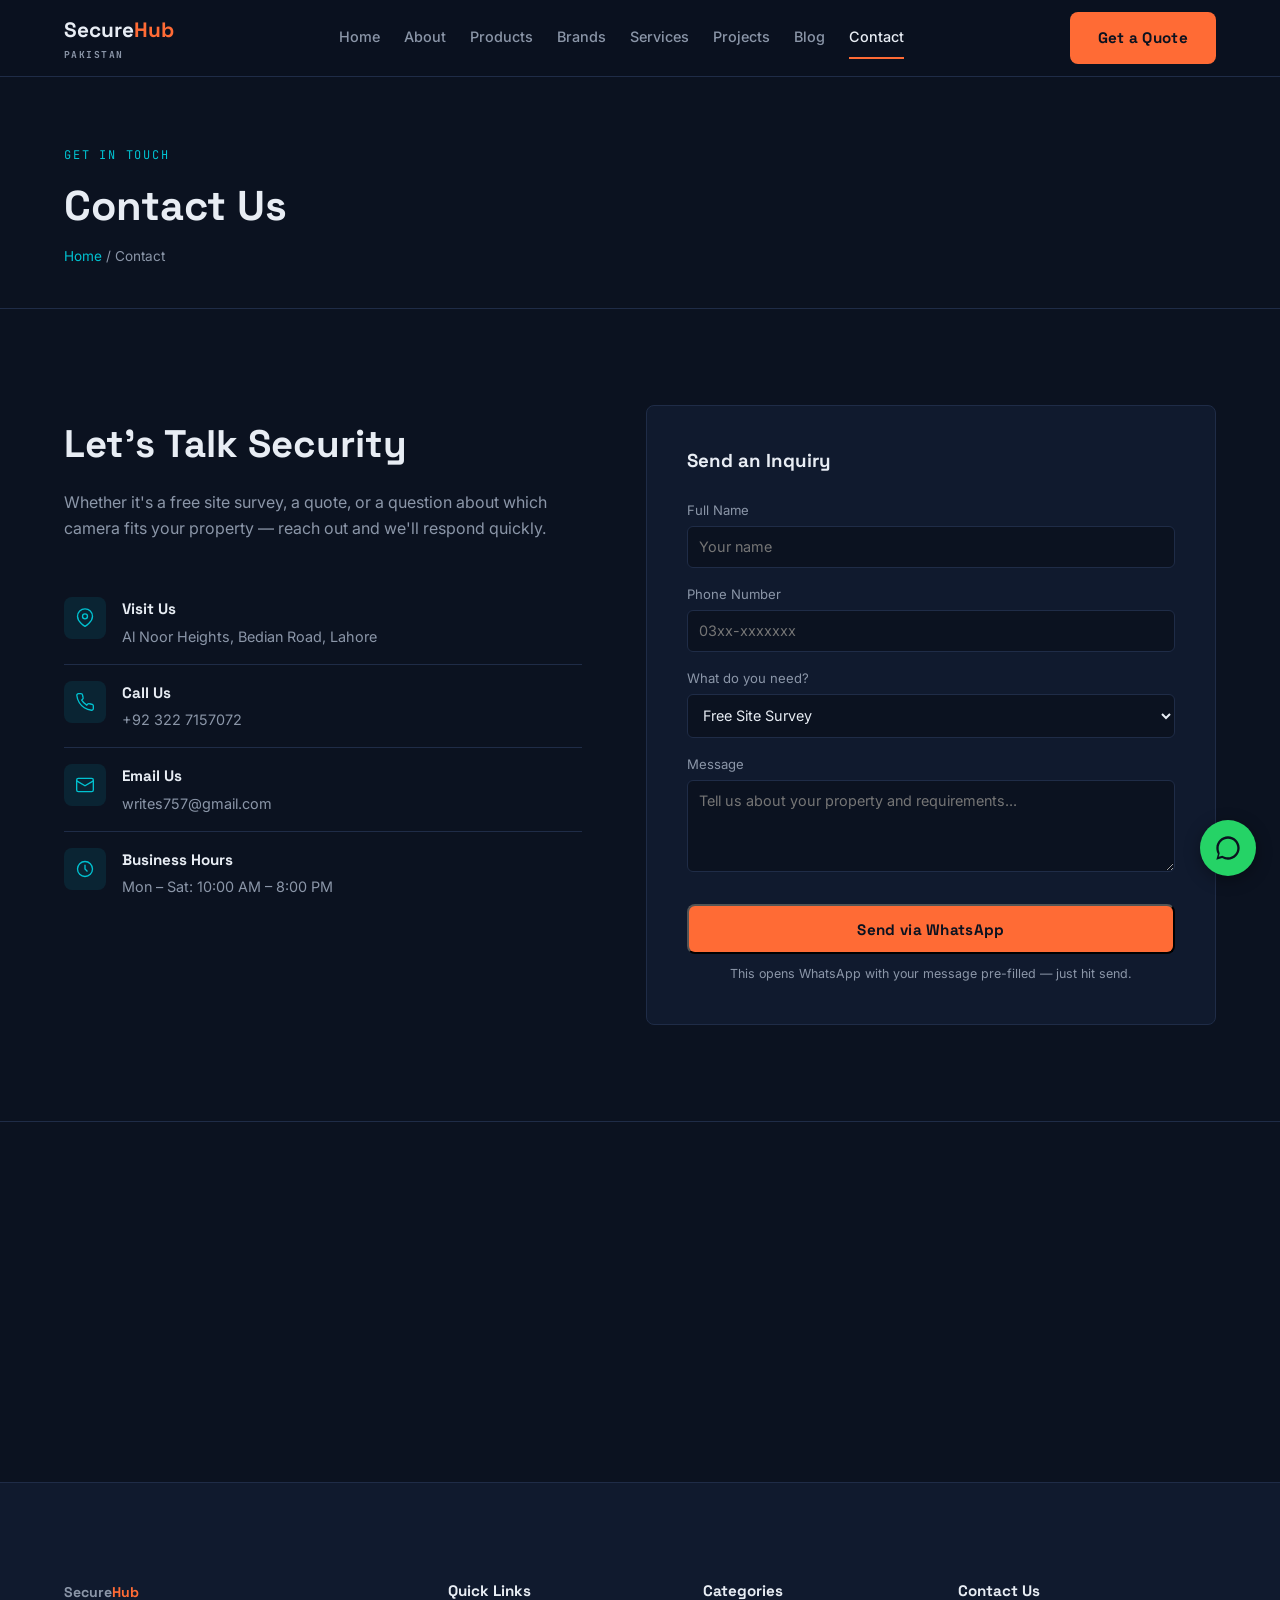
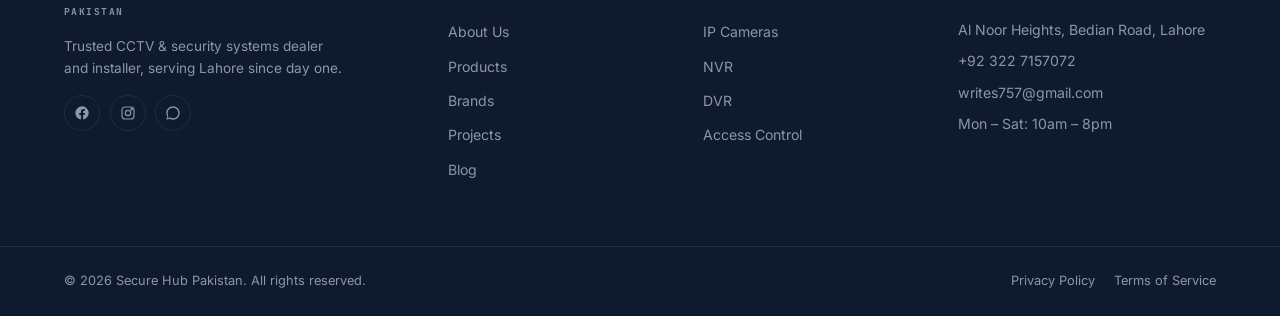
<file: contact.html>
<!DOCTYPE html>
<html lang="en">
<head>
<meta charset="UTF-8">
<meta name="viewport" content="width=device-width, initial-scale=1.0">
<title>Contact Us | Secure Hub Pakistan</title>
<meta name="description" content="Get in touch with Secure Hub Pakistan for CCTV installation, site surveys, and security system quotes in Lahore.">
<link rel="preconnect" href="https://fonts.googleapis.com">
<link href="https://fonts.googleapis.com/css2?family=Space+Grotesk:wght@500;700&family=Inter:wght@400;500;600&family=JetBrains+Mono:wght@500&display=swap" rel="stylesheet">
<link rel="stylesheet" href="assets/css/variables.css">
<link rel="stylesheet" href="assets/css/style.css">
</head>
<body>

<!-- ===== NAVBAR ===== -->
<header class="navbar" id="navbar">
  <div class="container navbar__inner">
    <a href="index.html" class="navbar__logo">
      Secure<span>Hub</span> <small>PAKISTAN</small>
    </a>
    <nav class="navbar__links" id="navLinks">
      <a href="index.html">Home</a>
      <a href="about.html">About</a>
      <a href="products.html">Products</a>
      <a href="brands.html">Brands</a>
      <a href="services.html">Services</a>
      <a href="projects.html">Projects</a>
      <a href="blog.html">Blog</a>
      <a href="contact.html" class="active">Contact</a>
    </nav>
    <a href="contact.html" class="btn btn--primary navbar__cta">Get a Quote</a>
    <button class="navbar__toggle" id="navToggle" aria-label="Toggle menu">
      <span></span><span></span><span></span>
    </button>
  </div>
</header>

<!-- ===== PAGE HEADER ===== -->
<section class="page-header">
  <div class="container">
    <span class="section__eyebrow">GET IN TOUCH</span>
    <h1 class="page-header__title">Contact Us</h1>
    <p class="page-header__crumb"><a href="index.html">Home</a> / Contact</p>
  </div>
</section>

<!-- ===== CONTACT LAYOUT ===== -->
<section class="contact">
  <div class="container contact__grid">

    <!-- Contact Info -->
    <div class="contact__info">
      <h2 class="section__title" style="text-align:left;">Let's Talk Security</h2>
      <p class="contact__lead">
        Whether it's a free site survey, a quote, or a question about which
        camera fits your property — reach out and we'll respond quickly.
      </p>

      <div class="contact-card">
        <div class="contact-card__icon">
          <svg viewBox="0 0 24 24" fill="none" stroke="currentColor" stroke-width="1.6"><path d="M21 10c0 7-9 12-9 12s-9-5-9-12a9 9 0 0 1 18 0z"/><circle cx="12" cy="10" r="3"/></svg>
        </div>
        <div>
          <h4>Visit Us</h4>
          <p>Al Noor Heights, Bedian Road, Lahore</p>
        </div>
      </div>

      <div class="contact-card">
        <div class="contact-card__icon">
          <svg viewBox="0 0 24 24" fill="none" stroke="currentColor" stroke-width="1.6"><path d="M22 16.9v3a2 2 0 0 1-2.2 2 19.8 19.8 0 0 1-8.6-3 19.5 19.5 0 0 1-6-6 19.8 19.8 0 0 1-3-8.7A2 2 0 0 1 4.1 2h3a2 2 0 0 1 2 1.7c.1.9.3 1.8.6 2.7a2 2 0 0 1-.4 2.1L8.1 9.7a16 16 0 0 0 6 6l1.2-1.2a2 2 0 0 1 2.1-.4c.9.3 1.8.5 2.7.6a2 2 0 0 1 1.9 2.2z"/></svg>
        </div>
        <div>
          <h4>Call Us</h4>
          <p><a href="tel:+923227157072">+92 322 7157072</a></p>
        </div>
      </div>

      <div class="contact-card">
        <div class="contact-card__icon">
          <svg viewBox="0 0 24 24" fill="none" stroke="currentColor" stroke-width="1.6"><rect x="2" y="4" width="20" height="16" rx="2"/><path d="m2 7 10 6 10-6"/></svg>
        </div>
        <div>
          <h4>Email Us</h4>
          <p><a href="mailto:writes757@gmail.com">writes757@gmail.com</a></p>
        </div>
      </div>

      <div class="contact-card">
        <div class="contact-card__icon">
          <svg viewBox="0 0 24 24" fill="none" stroke="currentColor" stroke-width="1.6"><circle cx="12" cy="12" r="9"/><path d="M12 7v5l3 3"/></svg>
        </div>
        <div>
          <h4>Business Hours</h4>
          <p>Mon – Sat: 10:00 AM – 8:00 PM</p>
        </div>
      </div>
    </div>

    <!-- Contact Form -->
    <div class="contact__form-wrap">
      <form id="contactForm" class="contact-form">
        <h3>Send an Inquiry</h3>

        <label>Full Name</label>
        <input type="text" id="cf-name" required placeholder="Your name">

        <label>Phone Number</label>
        <input type="tel" id="cf-phone" required placeholder="03xx-xxxxxxx">

        <label>What do you need?</label>
        <select id="cf-subject">
          <option>Free Site Survey</option>
          <option>Product Quote</option>
          <option>Installation Support</option>
          <option>General Question</option>
        </select>

        <label>Message</label>
        <textarea id="cf-message" rows="4" placeholder="Tell us about your property and requirements..."></textarea>

        <button type="submit" class="btn btn--primary contact-form__submit">Send via WhatsApp</button>
        <p class="contact-form__note">This opens WhatsApp with your message pre-filled — just hit send.</p>
      </form>
    </div>

  </div>
</section>

<!-- ===== MAP ===== -->
<section class="map-section">
  <iframe
    src="https://maps.google.com/maps?q=31.477488,74.424273&t=&z=16&ie=UTF8&iwloc=&output=embed"
    width="100%" height="360" style="border:0; filter: invert(90%) hue-rotate(180deg);"
    allowfullscreen loading="lazy" referrerpolicy="no-referrer-when-downgrade">
  </iframe>
</section>

<!-- ===== FOOTER ===== -->
<footer class="footer">
  <div class="container footer__grid">
    <div class="footer__col footer__brand">
      <a href="index.html" class="footer__logo">Secure<span>Hub</span> <small>PAKISTAN</small></a>
      <p>Trusted CCTV & security systems dealer and installer, serving Lahore since day one.</p>
      <div class="footer__social">
        <a href="#" aria-label="Facebook">
          <svg viewBox="0 0 24 24" fill="currentColor"><path d="M22 12a10 10 0 1 0-11.6 9.9v-7H7.9V12h2.5V9.8c0-2.5 1.5-3.9 3.8-3.9 1.1 0 2.2.2 2.2.2v2.4h-1.2c-1.2 0-1.6.8-1.6 1.6V12h2.8l-.4 2.9h-2.4v7A10 10 0 0 0 22 12z"/></svg>
        </a>
        <a href="#" aria-label="Instagram">
          <svg viewBox="0 0 24 24" fill="none" stroke="currentColor" stroke-width="1.8"><rect x="3" y="3" width="18" height="18" rx="5"/><circle cx="12" cy="12" r="4"/><circle cx="17.5" cy="6.5" r="1"/></svg>
        </a>
        <a href="https://wa.me/923227157072" aria-label="WhatsApp">
          <svg viewBox="0 0 24 24" fill="currentColor"><path d="M12 2C6.48 2 2 6.48 2 12c0 1.87.5 3.63 1.38 5.15L2 22l4.98-1.35A9.94 9.94 0 0 0 12 22c5.52 0 10-4.48 10-10S17.52 2 12 2zm0 18c-1.6 0-3.13-.42-4.47-1.22l-.32-.19-3.14.85.85-3.06-.2-.32A7.94 7.94 0 0 1 4 12c0-4.41 3.59-8 8-8s8 3.59 8 8-3.59 8-8 8z"/></svg>
        </a>
      </div>
    </div>
    <div class="footer__col">
      <h4>Quick Links</h4>
      <ul>
        <li><a href="about.html">About Us</a></li>
        <li><a href="products.html">Products</a></li>
        <li><a href="brands.html">Brands</a></li>
        <li><a href="projects.html">Projects</a></li>
        <li><a href="blog.html">Blog</a></li>
      </ul>
    </div>
    <div class="footer__col">
      <h4>Categories</h4>
      <ul>
        <li><a href="products.html?cat=ip-cameras">IP Cameras</a></li>
        <li><a href="products.html?cat=nvr">NVR</a></li>
        <li><a href="products.html?cat=dvr">DVR</a></li>
        <li><a href="products.html?cat=access-control">Access Control</a></li>
      </ul>
    </div>
    <div class="footer__col">
      <h4>Contact Us</h4>
      <ul class="footer__contact">
        <li>Al Noor Heights, Bedian Road, Lahore</li>
        <li><a href="tel:+923227157072">+92 322 7157072</a></li>
        <li><a href="mailto:writes757@gmail.com">writes757@gmail.com</a></li>
        <li>Mon – Sat: 10am – 8pm</li>
      </ul>
    </div>
  </div>
  <div class="footer__bottom">
    <div class="container footer__bottom-inner">
      <p>&copy; <span id="year"></span> Secure Hub Pakistan. All rights reserved.</p>
      <div class="footer__legal">
        <a href="privacy-policy.html">Privacy Policy</a>
        <a href="terms.html">Terms of Service</a>
      </div>
    </div>
  </div>
</footer>

<a href="https://wa.me/923227157072" class="whatsapp-float" target="_blank" aria-label="Chat on WhatsApp">
  <svg viewBox="0 0 24 24" fill="currentColor"><path d="M12 2C6.48 2 2 6.48 2 12c0 1.87.5 3.63 1.38 5.15L2 22l4.98-1.35A9.94 9.94 0 0 0 12 22c5.52 0 10-4.48 10-10S17.52 2 12 2zm0 18c-1.6 0-3.13-.42-4.47-1.22l-.32-.19-3.14.85.85-3.06-.2-.32A7.94 7.94 0 0 1 4 12c0-4.41 3.59-8 8-8s8 3.59 8 8-3.59 8-8 8z"/></svg>
</a>

<script src="assets/js/main.js"></script>
<script src="assets/js/contact.js"></script>
</body>
</html>
</file>
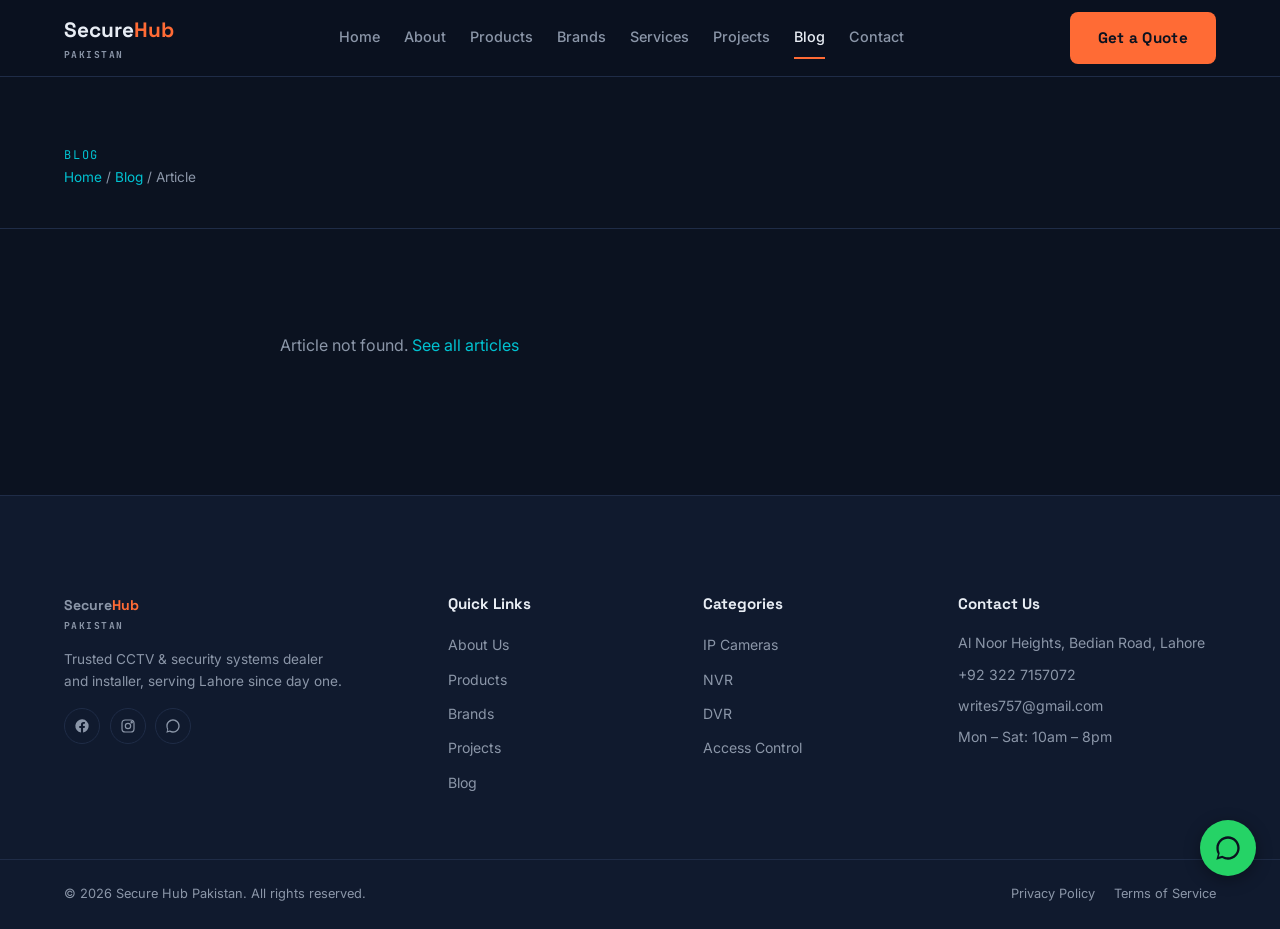
<file: post.html>
<!DOCTYPE html>
<html lang="en">
<head>
<meta charset="UTF-8">
<meta name="viewport" content="width=device-width, initial-scale=1.0">
<title>Article | Secure Hub Pakistan</title>
<meta name="description" content="CCTV guides and security tips from Secure Hub Pakistan, Lahore.">
<link rel="preconnect" href="https://fonts.googleapis.com">
<link href="https://fonts.googleapis.com/css2?family=Space+Grotesk:wght@500;700&family=Inter:wght@400;500;600&family=JetBrains+Mono:wght@500&display=swap" rel="stylesheet">
<link rel="stylesheet" href="assets/css/variables.css">
<link rel="stylesheet" href="assets/css/style.css">
<link rel="stylesheet" href="assets/css/blog.css">
</head>
<body>

<!-- ===== NAVBAR ===== -->
<header class="navbar" id="navbar">
  <div class="container navbar__inner">
    <a href="index.html" class="navbar__logo">
      Secure<span>Hub</span> <small>PAKISTAN</small>
    </a>

    <nav class="navbar__links" id="navLinks">
      <a href="index.html">Home</a>
      <a href="about.html">About</a>
      <a href="products.html">Products</a>
      <a href="brands.html">Brands</a>
      <a href="services.html">Services</a>
      <a href="projects.html">Projects</a>
      <a href="blog.html" class="active">Blog</a>
      <a href="contact.html">Contact</a>
    </nav>

    <a href="contact.html" class="btn btn--primary navbar__cta">Get a Quote</a>

    <button class="navbar__toggle" id="navToggle" aria-label="Toggle menu">
      <span></span><span></span><span></span>
    </button>
  </div>
</header>

<!-- ===== PAGE HEADER ===== -->
<section class="page-header">
  <div class="container">
    <span class="section__eyebrow">BLOG</span>
    <p class="page-header__crumb"><a href="index.html">Home</a> / <a href="blog.html">Blog</a> / <span id="postCrumb">Article</span></p>
  </div>
</section>

<!-- ===== ARTICLE ===== -->
<section class="blog-section">
  <div class="container">
    <article class="post" id="postRoot">
      <p class="blog-empty">Loading article...</p>
    </article>

    <div class="post-related" id="relatedWrap" hidden>
      <h2>Keep reading</h2>
      <div class="blog-grid" id="relatedGrid"></div>
    </div>
  </div>
</section>

<!-- ===== FOOTER ===== -->
<footer class="footer">
  <div class="container footer__grid">

    <div class="footer__col footer__brand">
      <a href="index.html" class="footer__logo">Secure<span>Hub</span> <small>PAKISTAN</small></a>
      <p>Trusted CCTV & security systems dealer and installer, serving Lahore since day one.</p>
      <div class="footer__social">
        <a href="#" aria-label="Facebook">
          <svg viewBox="0 0 24 24" fill="currentColor"><path d="M22 12a10 10 0 1 0-11.6 9.9v-7H7.9V12h2.5V9.8c0-2.5 1.5-3.9 3.8-3.9 1.1 0 2.2.2 2.2.2v2.4h-1.2c-1.2 0-1.6.8-1.6 1.6V12h2.8l-.4 2.9h-2.4v7A10 10 0 0 0 22 12z"/></svg>
        </a>
        <a href="#" aria-label="Instagram">
          <svg viewBox="0 0 24 24" fill="none" stroke="currentColor" stroke-width="1.8"><rect x="3" y="3" width="18" height="18" rx="5"/><circle cx="12" cy="12" r="4"/><circle cx="17.5" cy="6.5" r="1"/></svg>
        </a>
        <a href="https://wa.me/923227157072" aria-label="WhatsApp">
          <svg viewBox="0 0 24 24" fill="currentColor"><path d="M12 2C6.48 2 2 6.48 2 12c0 1.87.5 3.63 1.38 5.15L2 22l4.98-1.35A9.94 9.94 0 0 0 12 22c5.52 0 10-4.48 10-10S17.52 2 12 2zm0 18c-1.6 0-3.13-.42-4.47-1.22l-.32-.19-3.14.85.85-3.06-.2-.32A7.94 7.94 0 0 1 4 12c0-4.41 3.59-8 8-8s8 3.59 8 8-3.59 8-8 8z"/></svg>
        </a>
      </div>
    </div>

    <div class="footer__col">
      <h4>Quick Links</h4>
      <ul>
        <li><a href="about.html">About Us</a></li>
        <li><a href="products.html">Products</a></li>
        <li><a href="brands.html">Brands</a></li>
        <li><a href="projects.html">Projects</a></li>
        <li><a href="blog.html">Blog</a></li>
      </ul>
    </div>

    <div class="footer__col">
      <h4>Categories</h4>
      <ul>
        <li><a href="products.html?cat=ip-cameras">IP Cameras</a></li>
        <li><a href="products.html?cat=nvr">NVR</a></li>
        <li><a href="products.html?cat=dvr">DVR</a></li>
        <li><a href="products.html?cat=access-control">Access Control</a></li>
      </ul>
    </div>

    <div class="footer__col">
      <h4>Contact Us</h4>
      <ul class="footer__contact">
        <li>Al Noor Heights, Bedian Road, Lahore</li>
        <li><a href="tel:+923227157072">+92 322 7157072</a></li>
        <li><a href="mailto:writes757@gmail.com">writes757@gmail.com</a></li>
        <li>Mon – Sat: 10am – 8pm</li>
      </ul>
    </div>

  </div>

  <div class="footer__bottom">
    <div class="container footer__bottom-inner">
      <p>&copy; <span id="year"></span> Secure Hub Pakistan. All rights reserved.</p>
      <div class="footer__legal">
        <a href="privacy-policy.html">Privacy Policy</a>
        <a href="terms.html">Terms of Service</a>
      </div>
    </div>
  </div>
</footer>

<a href="https://wa.me/923227157072" class="whatsapp-float" target="_blank" aria-label="Chat on WhatsApp">
  <svg viewBox="0 0 24 24" fill="currentColor"><path d="M12 2C6.48 2 2 6.48 2 12c0 1.87.5 3.63 1.38 5.15L2 22l4.98-1.35A9.94 9.94 0 0 0 12 22c5.52 0 10-4.48 10-10S17.52 2 12 2zm0 18c-1.6 0-3.13-.42-4.47-1.22l-.32-.19-3.14.85.85-3.06-.2-.32A7.94 7.94 0 0 1 4 12c0-4.41 3.59-8 8-8s8 3.59 8 8-3.59 8-8 8z"/></svg>
</a>

<script src="assets/js/main.js"></script>
<script src="assets/js/blog.js"></script>
</body>
</html>
</file>
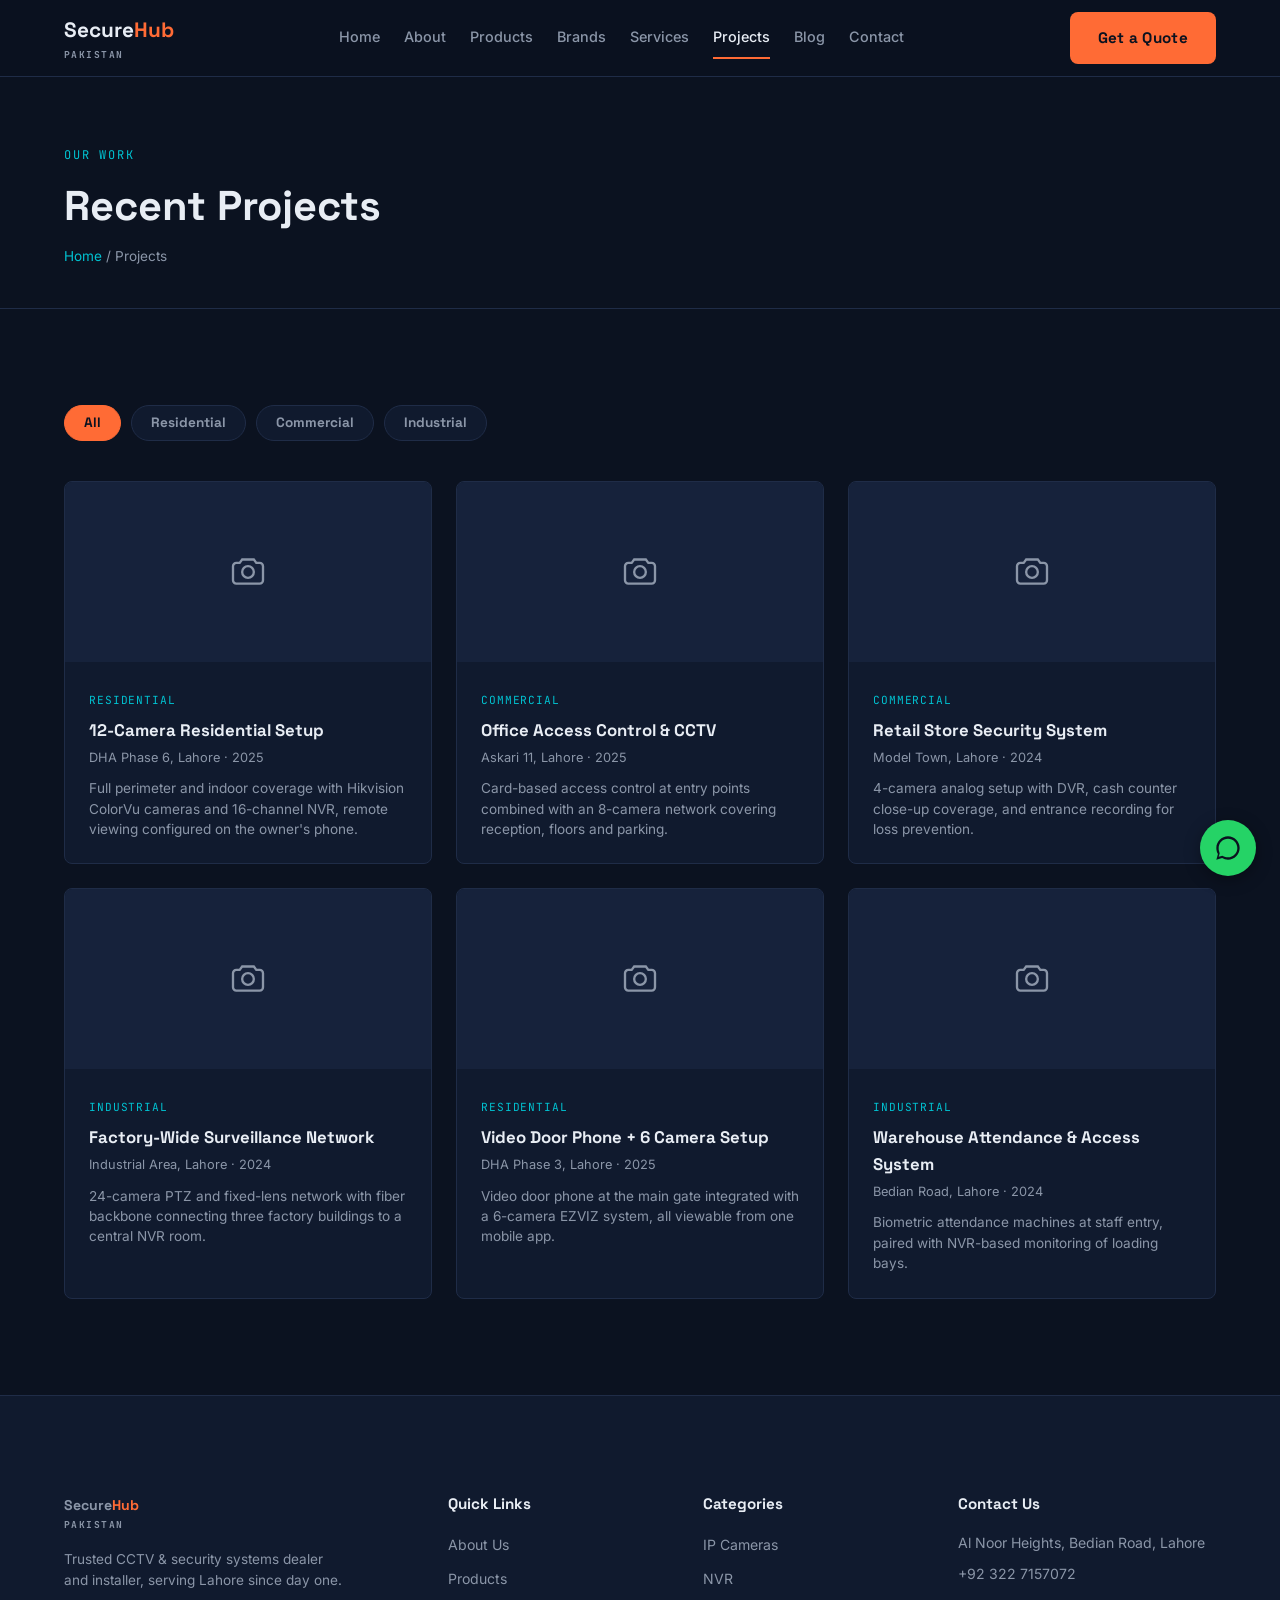
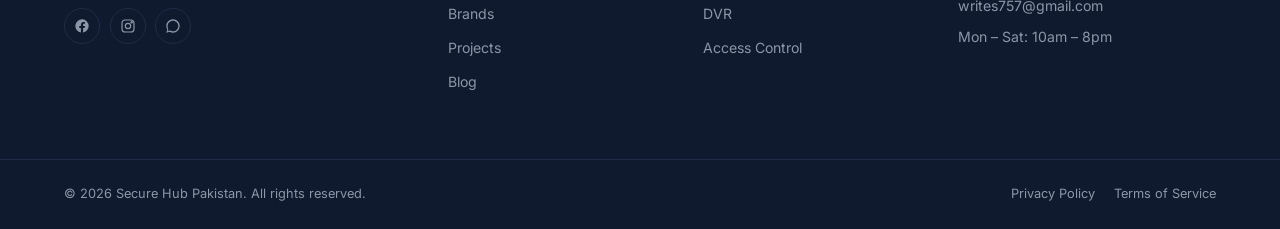
<file: projects.html>
<!DOCTYPE html>
<html lang="en">
<head>
<meta charset="UTF-8">
<meta name="viewport" content="width=device-width, initial-scale=1.0">
<title>Our Projects | Secure Hub Pakistan</title>
<meta name="description" content="Recent CCTV and security system installations by Secure Hub Pakistan across Lahore.">
<link rel="preconnect" href="https://fonts.googleapis.com">
<link href="https://fonts.googleapis.com/css2?family=Space+Grotesk:wght@500;700&family=Inter:wght@400;500;600&family=JetBrains+Mono:wght@500&display=swap" rel="stylesheet">
<link rel="stylesheet" href="assets/css/variables.css">
<link rel="stylesheet" href="assets/css/style.css">
</head>
<body>

<!-- ===== NAVBAR ===== -->
<header class="navbar" id="navbar">
  <div class="container navbar__inner">
    <a href="index.html" class="navbar__logo">
      Secure<span>Hub</span> <small>PAKISTAN</small>
    </a>
    <nav class="navbar__links" id="navLinks">
      <a href="index.html">Home</a>
      <a href="about.html">About</a>
      <a href="products.html">Products</a>
      <a href="brands.html">Brands</a>
      <a href="services.html">Services</a>
      <a href="projects.html" class="active">Projects</a>
      <a href="blog.html">Blog</a>
      <a href="contact.html">Contact</a>
    </nav>
    <a href="contact.html" class="btn btn--primary navbar__cta">Get a Quote</a>
    <button class="navbar__toggle" id="navToggle" aria-label="Toggle menu">
      <span></span><span></span><span></span>
    </button>
  </div>
</header>

<!-- ===== PAGE HEADER ===== -->
<section class="page-header">
  <div class="container">
    <span class="section__eyebrow">OUR WORK</span>
    <h1 class="page-header__title">Recent Projects</h1>
    <p class="page-header__crumb"><a href="index.html">Home</a> / Projects</p>
  </div>
</section>

<!-- ===== PROJECTS ===== -->
<section class="projects-page">
  <div class="container">

    <div class="project-tabs">
      <button class="project-tab active" data-type="all">All</button>
      <button class="project-tab" data-type="residential">Residential</button>
      <button class="project-tab" data-type="commercial">Commercial</button>
      <button class="project-tab" data-type="industrial">Industrial</button>
    </div>

    <div class="projects-page__grid" id="projectsGrid">
      <!-- Cards load automatically from data/projects.json -->
    </div>
  </div>
</section>

<!-- ===== FOOTER ===== -->
<footer class="footer">
  <div class="container footer__grid">
    <div class="footer__col footer__brand">
      <a href="index.html" class="footer__logo">Secure<span>Hub</span> <small>PAKISTAN</small></a>
      <p>Trusted CCTV & security systems dealer and installer, serving Lahore since day one.</p>
      <div class="footer__social">
        <a href="#" aria-label="Facebook">
          <svg viewBox="0 0 24 24" fill="currentColor"><path d="M22 12a10 10 0 1 0-11.6 9.9v-7H7.9V12h2.5V9.8c0-2.5 1.5-3.9 3.8-3.9 1.1 0 2.2.2 2.2.2v2.4h-1.2c-1.2 0-1.6.8-1.6 1.6V12h2.8l-.4 2.9h-2.4v7A10 10 0 0 0 22 12z"/></svg>
        </a>
        <a href="#" aria-label="Instagram">
          <svg viewBox="0 0 24 24" fill="none" stroke="currentColor" stroke-width="1.8"><rect x="3" y="3" width="18" height="18" rx="5"/><circle cx="12" cy="12" r="4"/><circle cx="17.5" cy="6.5" r="1"/></svg>
        </a>
        <a href="https://wa.me/923227157072" aria-label="WhatsApp">
          <svg viewBox="0 0 24 24" fill="currentColor"><path d="M12 2C6.48 2 2 6.48 2 12c0 1.87.5 3.63 1.38 5.15L2 22l4.98-1.35A9.94 9.94 0 0 0 12 22c5.52 0 10-4.48 10-10S17.52 2 12 2zm0 18c-1.6 0-3.13-.42-4.47-1.22l-.32-.19-3.14.85.85-3.06-.2-.32A7.94 7.94 0 0 1 4 12c0-4.41 3.59-8 8-8s8 3.59 8 8-3.59 8-8 8z"/></svg>
        </a>
      </div>
    </div>
    <div class="footer__col">
      <h4>Quick Links</h4>
      <ul>
        <li><a href="about.html">About Us</a></li>
        <li><a href="products.html">Products</a></li>
        <li><a href="brands.html">Brands</a></li>
        <li><a href="projects.html">Projects</a></li>
        <li><a href="blog.html">Blog</a></li>
      </ul>
    </div>
    <div class="footer__col">
      <h4>Categories</h4>
      <ul>
        <li><a href="products.html?cat=ip-cameras">IP Cameras</a></li>
        <li><a href="products.html?cat=nvr">NVR</a></li>
        <li><a href="products.html?cat=dvr">DVR</a></li>
        <li><a href="products.html?cat=access-control">Access Control</a></li>
      </ul>
    </div>
    <div class="footer__col">
      <h4>Contact Us</h4>
      <ul class="footer__contact">
        <li>Al Noor Heights, Bedian Road, Lahore</li>
        <li><a href="tel:+923227157072">+92 322 7157072</a></li>
        <li><a href="mailto:writes757@gmail.com">writes757@gmail.com</a></li>
        <li>Mon – Sat: 10am – 8pm</li>
      </ul>
    </div>
  </div>
  <div class="footer__bottom">
    <div class="container footer__bottom-inner">
      <p>&copy; <span id="year"></span> Secure Hub Pakistan. All rights reserved.</p>
      <div class="footer__legal">
        <a href="privacy-policy.html">Privacy Policy</a>
        <a href="terms.html">Terms of Service</a>
      </div>
    </div>
  </div>
</footer>

<a href="https://wa.me/923227157072" class="whatsapp-float" target="_blank" aria-label="Chat on WhatsApp">
  <svg viewBox="0 0 24 24" fill="currentColor"><path d="M12 2C6.48 2 2 6.48 2 12c0 1.87.5 3.63 1.38 5.15L2 22l4.98-1.35A9.94 9.94 0 0 0 12 22c5.52 0 10-4.48 10-10S17.52 2 12 2zm0 18c-1.6 0-3.13-.42-4.47-1.22l-.32-.19-3.14.85.85-3.06-.2-.32A7.94 7.94 0 0 1 4 12c0-4.41 3.59-8 8-8s8 3.59 8 8-3.59 8-8 8z"/></svg>
</a>

<script src="assets/js/main.js"></script>
<script src="assets/js/projects.js"></script>
</body>
</html>
</file>
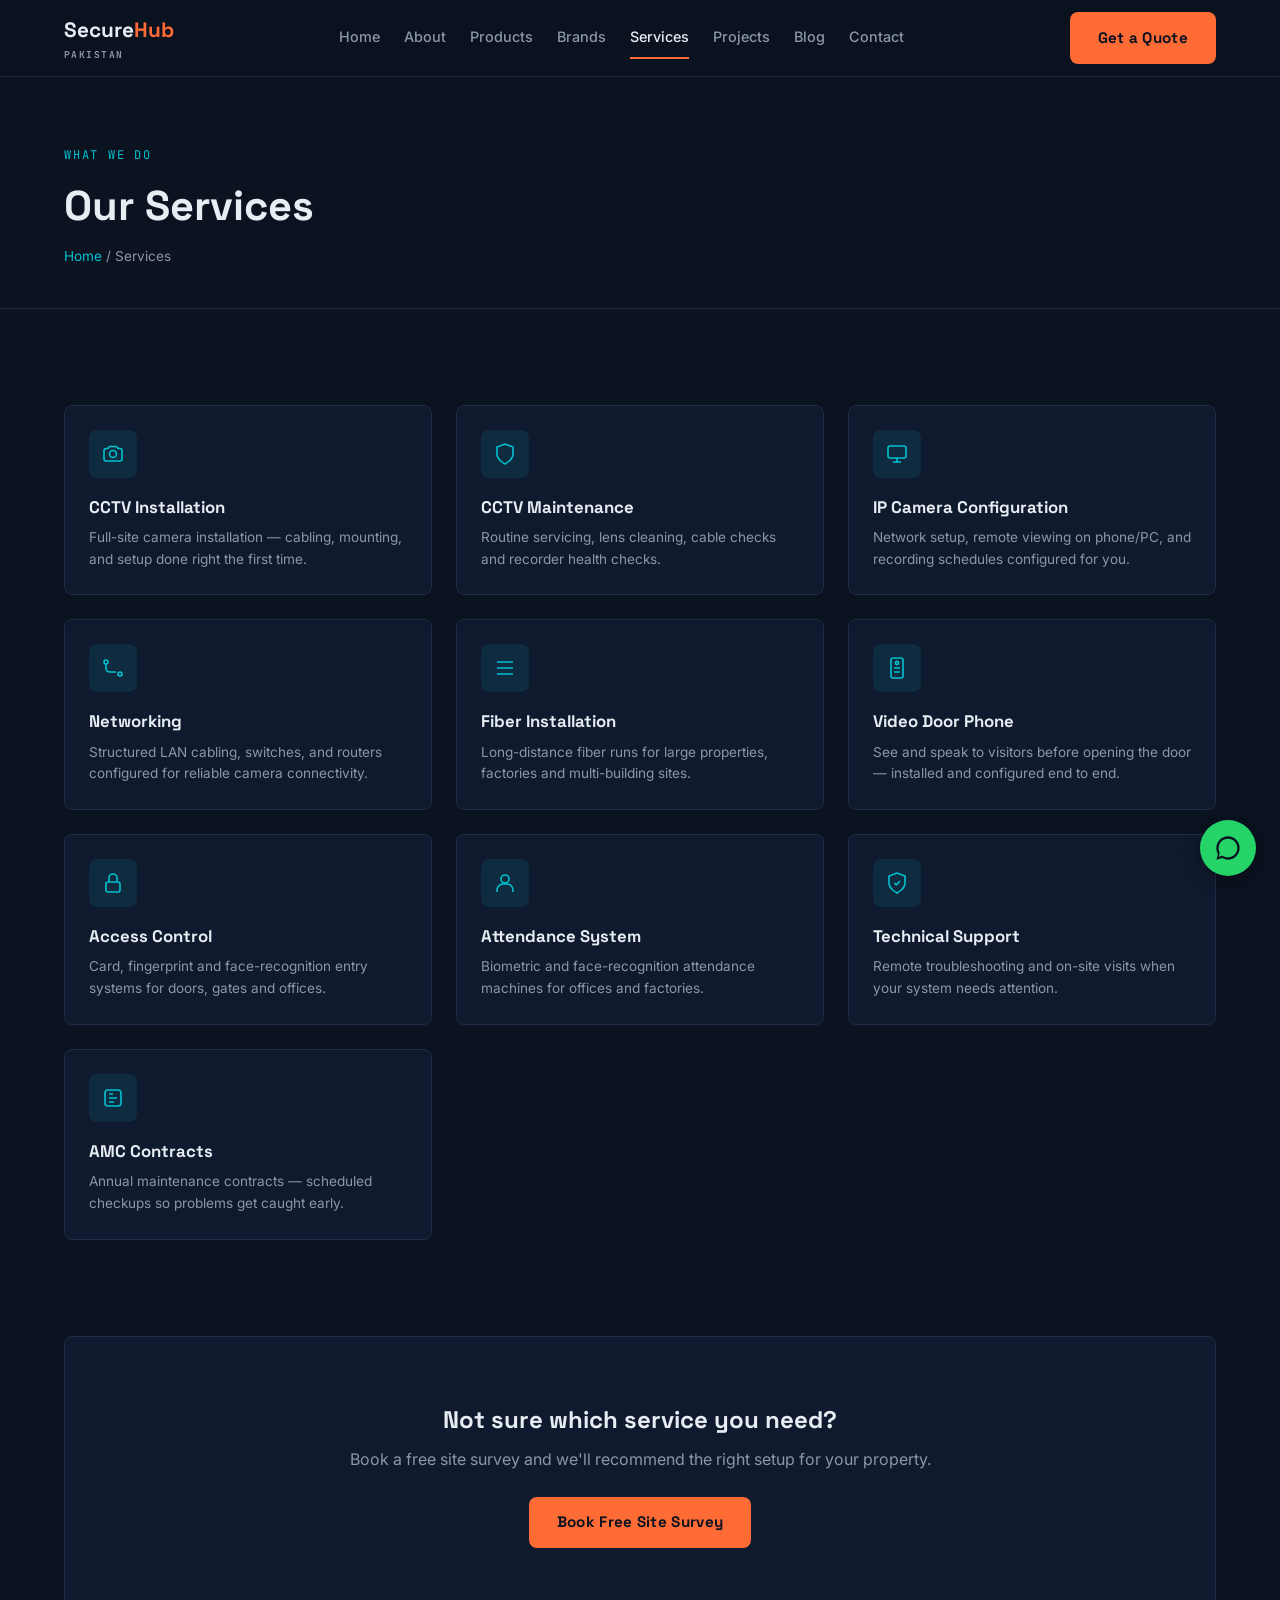
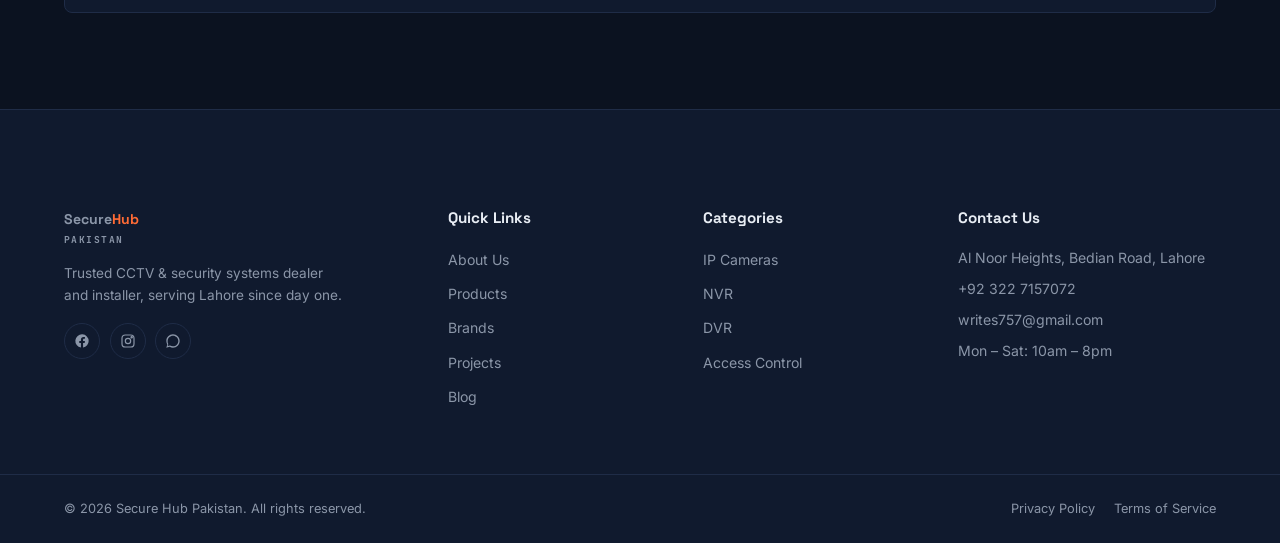
<file: services.html>
<!DOCTYPE html>
<html lang="en">
<head>
<meta charset="UTF-8">
<meta name="viewport" content="width=device-width, initial-scale=1.0">
<title>Our Services | Secure Hub Pakistan</title>
<meta name="description" content="CCTV installation, maintenance, networking, access control and more — professional security services in Lahore.">
<link rel="preconnect" href="https://fonts.googleapis.com">
<link href="https://fonts.googleapis.com/css2?family=Space+Grotesk:wght@500;700&family=Inter:wght@400;500;600&family=JetBrains+Mono:wght@500&display=swap" rel="stylesheet">
<link rel="stylesheet" href="assets/css/variables.css">
<link rel="stylesheet" href="assets/css/style.css">
</head>
<body>

<!-- ===== NAVBAR ===== -->
<header class="navbar" id="navbar">
  <div class="container navbar__inner">
    <a href="index.html" class="navbar__logo">
      Secure<span>Hub</span> <small>PAKISTAN</small>
    </a>
    <nav class="navbar__links" id="navLinks">
      <a href="index.html">Home</a>
      <a href="about.html">About</a>
      <a href="products.html">Products</a>
      <a href="brands.html">Brands</a>
      <a href="services.html" class="active">Services</a>
      <a href="projects.html">Projects</a>
      <a href="blog.html">Blog</a>
      <a href="contact.html">Contact</a>
    </nav>
    <a href="contact.html" class="btn btn--primary navbar__cta">Get a Quote</a>
    <button class="navbar__toggle" id="navToggle" aria-label="Toggle menu">
      <span></span><span></span><span></span>
    </button>
  </div>
</header>

<!-- ===== PAGE HEADER ===== -->
<section class="page-header">
  <div class="container">
    <span class="section__eyebrow">WHAT WE DO</span>
    <h1 class="page-header__title">Our Services</h1>
    <p class="page-header__crumb"><a href="index.html">Home</a> / Services</p>
  </div>
</section>

<!-- ===== SERVICES GRID ===== -->
<section class="services-page">
  <div class="container">
    <div class="services-page__grid">

      <div class="service-card">
        <div class="service-card__icon">
          <svg viewBox="0 0 24 24" fill="none" stroke="currentColor" stroke-width="1.6"><circle cx="12" cy="12" r="3.5"/><path d="M3 8.5a2 2 0 0 1 2-2h2l1.5-2h7L17 6.5h2a2 2 0 0 1 2 2V17a2 2 0 0 1-2 2H5a2 2 0 0 1-2-2z"/></svg>
        </div>
        <h3>CCTV Installation</h3>
        <p>Full-site camera installation — cabling, mounting, and setup done right the first time.</p>
      </div>

      <div class="service-card">
        <div class="service-card__icon">
          <svg viewBox="0 0 24 24" fill="none" stroke="currentColor" stroke-width="1.6"><path d="M12 22s8-4 8-10V5l-8-3-8 3v7c0 6 8 10 8 10z"/></svg>
        </div>
        <h3>CCTV Maintenance</h3>
        <p>Routine servicing, lens cleaning, cable checks and recorder health checks.</p>
      </div>

      <div class="service-card">
        <div class="service-card__icon">
          <svg viewBox="0 0 24 24" fill="none" stroke="currentColor" stroke-width="1.6"><rect x="3" y="4" width="18" height="12" rx="2"/><path d="M8 20h8M12 16v4"/></svg>
        </div>
        <h3>IP Camera Configuration</h3>
        <p>Network setup, remote viewing on phone/PC, and recording schedules configured for you.</p>
      </div>

      <div class="service-card">
        <div class="service-card__icon">
          <svg viewBox="0 0 24 24" fill="none" stroke="currentColor" stroke-width="1.6"><circle cx="5" cy="6" r="2"/><circle cx="19" cy="18" r="2"/><path d="M5 8v4a4 4 0 0 0 4 4h6"/></svg>
        </div>
        <h3>Networking</h3>
        <p>Structured LAN cabling, switches, and routers configured for reliable camera connectivity.</p>
      </div>

      <div class="service-card">
        <div class="service-card__icon">
          <svg viewBox="0 0 24 24" fill="none" stroke="currentColor" stroke-width="1.6"><path d="M4 12h16M4 6h16M4 18h16"/></svg>
        </div>
        <h3>Fiber Installation</h3>
        <p>Long-distance fiber runs for large properties, factories and multi-building sites.</p>
      </div>

      <div class="service-card">
        <div class="service-card__icon">
          <svg viewBox="0 0 24 24" fill="none" stroke="currentColor" stroke-width="1.6"><rect x="6" y="2" width="12" height="20" rx="2"/><circle cx="12" cy="7" r="1.6"/><path d="M9 12h6M9 16h6"/></svg>
        </div>
        <h3>Video Door Phone</h3>
        <p>See and speak to visitors before opening the door — installed and configured end to end.</p>
      </div>

      <div class="service-card">
        <div class="service-card__icon">
          <svg viewBox="0 0 24 24" fill="none" stroke="currentColor" stroke-width="1.6"><rect x="5" y="11" width="14" height="10" rx="2"/><path d="M8 11V7a4 4 0 0 1 8 0v4"/></svg>
        </div>
        <h3>Access Control</h3>
        <p>Card, fingerprint and face-recognition entry systems for doors, gates and offices.</p>
      </div>

      <div class="service-card">
        <div class="service-card__icon">
          <svg viewBox="0 0 24 24" fill="none" stroke="currentColor" stroke-width="1.6"><circle cx="12" cy="8" r="4"/><path d="M4 21v-2a6 6 0 0 1 6-6h4a6 6 0 0 1 6 6v2"/></svg>
        </div>
        <h3>Attendance System</h3>
        <p>Biometric and face-recognition attendance machines for offices and factories.</p>
      </div>

      <div class="service-card">
        <div class="service-card__icon">
          <svg viewBox="0 0 24 24" fill="none" stroke="currentColor" stroke-width="1.6"><path d="M12 22s8-4 8-10V5l-8-3-8 3v7c0 6 8 10 8 10z"/><path d="M9.5 12l1.8 1.8L15 10"/></svg>
        </div>
        <h3>Technical Support</h3>
        <p>Remote troubleshooting and on-site visits when your system needs attention.</p>
      </div>

      <div class="service-card">
        <div class="service-card__icon">
          <svg viewBox="0 0 24 24" fill="none" stroke="currentColor" stroke-width="1.6"><rect x="4" y="4" width="16" height="16" rx="3"/><path d="M8 12h8M8 16h5M8 8h4"/></svg>
        </div>
        <h3>AMC Contracts</h3>
        <p>Annual maintenance contracts — scheduled checkups so problems get caught early.</p>
      </div>

    </div>

    <div class="services-page__cta">
      <h2>Not sure which service you need?</h2>
      <p>Book a free site survey and we'll recommend the right setup for your property.</p>
      <a href="contact.html" class="btn btn--primary">Book Free Site Survey</a>
    </div>
  </div>
</section>

<!-- ===== FOOTER ===== -->
<footer class="footer">
  <div class="container footer__grid">
    <div class="footer__col footer__brand">
      <a href="index.html" class="footer__logo">Secure<span>Hub</span> <small>PAKISTAN</small></a>
      <p>Trusted CCTV & security systems dealer and installer, serving Lahore since day one.</p>
      <div class="footer__social">
        <a href="#" aria-label="Facebook">
          <svg viewBox="0 0 24 24" fill="currentColor"><path d="M22 12a10 10 0 1 0-11.6 9.9v-7H7.9V12h2.5V9.8c0-2.5 1.5-3.9 3.8-3.9 1.1 0 2.2.2 2.2.2v2.4h-1.2c-1.2 0-1.6.8-1.6 1.6V12h2.8l-.4 2.9h-2.4v7A10 10 0 0 0 22 12z"/></svg>
        </a>
        <a href="#" aria-label="Instagram">
          <svg viewBox="0 0 24 24" fill="none" stroke="currentColor" stroke-width="1.8"><rect x="3" y="3" width="18" height="18" rx="5"/><circle cx="12" cy="12" r="4"/><circle cx="17.5" cy="6.5" r="1"/></svg>
        </a>
        <a href="https://wa.me/923227157072" aria-label="WhatsApp">
          <svg viewBox="0 0 24 24" fill="currentColor"><path d="M12 2C6.48 2 2 6.48 2 12c0 1.87.5 3.63 1.38 5.15L2 22l4.98-1.35A9.94 9.94 0 0 0 12 22c5.52 0 10-4.48 10-10S17.52 2 12 2zm0 18c-1.6 0-3.13-.42-4.47-1.22l-.32-.19-3.14.85.85-3.06-.2-.32A7.94 7.94 0 0 1 4 12c0-4.41 3.59-8 8-8s8 3.59 8 8-3.59 8-8 8z"/></svg>
        </a>
      </div>
    </div>
    <div class="footer__col">
      <h4>Quick Links</h4>
      <ul>
        <li><a href="about.html">About Us</a></li>
        <li><a href="products.html">Products</a></li>
        <li><a href="brands.html">Brands</a></li>
        <li><a href="projects.html">Projects</a></li>
        <li><a href="blog.html">Blog</a></li>
      </ul>
    </div>
    <div class="footer__col">
      <h4>Categories</h4>
      <ul>
        <li><a href="products.html?cat=ip-cameras">IP Cameras</a></li>
        <li><a href="products.html?cat=nvr">NVR</a></li>
        <li><a href="products.html?cat=dvr">DVR</a></li>
        <li><a href="products.html?cat=access-control">Access Control</a></li>
      </ul>
    </div>
    <div class="footer__col">
      <h4>Contact Us</h4>
      <ul class="footer__contact">
        <li>Al Noor Heights, Bedian Road, Lahore</li>
        <li><a href="tel:+923227157072">+92 322 7157072</a></li>
        <li><a href="mailto:writes757@gmail.com">writes757@gmail.com</a></li>
        <li>Mon – Sat: 10am – 8pm</li>
      </ul>
    </div>
  </div>
  <div class="footer__bottom">
    <div class="container footer__bottom-inner">
      <p>&copy; <span id="year"></span> Secure Hub Pakistan. All rights reserved.</p>
      <div class="footer__legal">
        <a href="privacy-policy.html">Privacy Policy</a>
        <a href="terms.html">Terms of Service</a>
      </div>
    </div>
  </div>
</footer>

<a href="https://wa.me/923227157072" class="whatsapp-float" target="_blank" aria-label="Chat on WhatsApp">
  <svg viewBox="0 0 24 24" fill="currentColor"><path d="M12 2C6.48 2 2 6.48 2 12c0 1.87.5 3.63 1.38 5.15L2 22l4.98-1.35A9.94 9.94 0 0 0 12 22c5.52 0 10-4.48 10-10S17.52 2 12 2zm0 18c-1.6 0-3.13-.42-4.47-1.22l-.32-.19-3.14.85.85-3.06-.2-.32A7.94 7.94 0 0 1 4 12c0-4.41 3.59-8 8-8s8 3.59 8 8-3.59 8-8 8z"/></svg>
</a>

<script src="assets/js/main.js"></script>
</body>
</html>
</file>
<file: assets/css/variables.css>
:root {
  /* Colors */
  --color-bg: #0B1220;
  --color-surface: #101A2E;
  --color-surface-light: #16223B;
  --color-text: #E8EDF4;
  --color-text-muted: #8B96A8;
  --color-accent: #FF6B35;      /* CTA / warm alert */
  --color-accent-hover: #FF7F52;
  --color-signal: #00C2D1;      /* tech / status cyan */
  --color-border: #1F2C47;

  /* Type */
  --font-display: 'Space Grotesk', sans-serif;
  --font-body: 'Inter', sans-serif;
  --font-mono: 'JetBrains Mono', monospace;

  /* Spacing scale */
  --space-1: 0.5rem;
  --space-2: 1rem;
  --space-3: 1.5rem;
  --space-4: 2.5rem;
  --space-5: 4rem;
  --space-6: 6rem;

  /* Layout */
  --container-width: 1200px;
  --radius: 8px;
}
</file>
<file: assets/css/style.css>
* { margin: 0; padding: 0; box-sizing: border-box; }

body {
  background: var(--color-bg);
  color: var(--color-text);
  font-family: var(--font-body);
  line-height: 1.6;
}

.container {
  max-width: var(--container-width);
  margin: 0 auto;
  padding: 0 var(--space-3);
}

a { text-decoration: none; color: inherit; }
ul { list-style: none; }

/* ===== Buttons ===== */
.btn {
  display: inline-block;
  padding: 0.85rem 1.75rem;
  border-radius: var(--radius);
  font-family: var(--font-display);
  font-weight: 700;
  font-size: 0.95rem;
  letter-spacing: 0.02em;
  transition: transform 0.15s ease, background 0.2s ease;
}
.btn--primary {
  background: var(--color-accent);
  color: #0B1220;
}
.btn--primary:hover {
  background: var(--color-accent-hover);
  transform: translateY(-2px);
}
.btn--ghost {
  border: 1px solid var(--color-border);
  color: var(--color-text);
}
.btn--ghost:hover {
  border-color: var(--color-signal);
  color: var(--color-signal);
}

/* ===== Navbar ===== */
.navbar {
  position: sticky;
  top: 0;
  z-index: 100;
  background: rgba(11, 18, 32, 0.85);
  backdrop-filter: blur(10px);
  border-bottom: 1px solid var(--color-border);
}
.navbar__inner {
  display: flex;
  align-items: center;
  justify-content: space-between;
  height: 76px;
}
.navbar__logo {
  font-family: var(--font-display);
  font-size: 1.3rem;
  font-weight: 700;
}
.navbar__logo span { color: var(--color-accent); }
.navbar__logo small {
  display: block;
  font-family: var(--font-mono);
  font-size: 0.6rem;
  letter-spacing: 0.15em;
  color: var(--color-text-muted);
}
.navbar__links {
  display: flex;
  gap: var(--space-3);
}
.navbar__links a {
  font-size: 0.9rem;
  font-weight: 500;
  color: var(--color-text-muted);
  padding: 0.5rem 0;
  border-bottom: 2px solid transparent;
  transition: color 0.2s ease, border-color 0.2s ease;
}
.navbar__links a:hover,
.navbar__links a.active {
  color: var(--color-text);
  border-bottom-color: var(--color-accent);
}
.navbar__toggle {
  display: none;
  flex-direction: column;
  gap: 5px;
  background: none;
  border: none;
  cursor: pointer;
}
.navbar__toggle span {
  width: 24px;
  height: 2px;
  background: var(--color-text);
}

/* ===== Hero ===== */
.hero {
  position: relative;
  overflow: hidden;
  padding: var(--space-6) 0 var(--space-5);
}
.hero__grid {
  position: absolute;
  inset: 0;
  background-image:
    linear-gradient(var(--color-border) 1px, transparent 1px),
    linear-gradient(90deg, var(--color-border) 1px, transparent 1px);
  background-size: 48px 48px;
  opacity: 0.25;
  mask-image: radial-gradient(ellipse at center, black 0%, transparent 70%);
}
.hero__scanline {
  position: absolute;
  left: 0; right: 0;
  height: 2px;
  background: linear-gradient(90deg, transparent, var(--color-signal), transparent);
  opacity: 0.6;
  animation: scan 6s linear infinite;
}
@keyframes scan {
  0% { top: 0%; }
  100% { top: 100%; }
}
.hero__inner {
  position: relative;
  z-index: 1;
  max-width: 760px;
}
.hero__badge {
  display: inline-flex;
  align-items: center;
  gap: 0.5rem;
  font-family: var(--font-mono);
  font-size: 0.75rem;
  letter-spacing: 0.1em;
  color: var(--color-signal);
  border: 1px solid var(--color-border);
  padding: 0.4rem 0.9rem;
  border-radius: 999px;
  margin-bottom: var(--space-3);
}
.hero__dot {
  width: 7px; height: 7px;
  border-radius: 50%;
  background: var(--color-accent);
  box-shadow: 0 0 0 4px rgba(255,107,53,0.15);
}
.hero__title {
  font-family: var(--font-display);
  font-size: clamp(2.2rem, 5vw, 3.4rem);
  font-weight: 700;
  line-height: 1.15;
  margin-bottom: var(--space-3);
}
.hero__title span { color: var(--color-text-muted); font-weight: 500; }
.hero__subtitle {
  font-size: 1.05rem;
  color: var(--color-text-muted);
  max-width: 560px;
  margin-bottom: var(--space-4);
}
.hero__actions {
  display: flex;
  gap: var(--space-2);
  margin-bottom: var(--space-5);
  flex-wrap: wrap;
}
.hero__stats {
  display: flex;
  gap: var(--space-5);
  padding-top: var(--space-3);
  border-top: 1px solid var(--color-border);
}
.hero__stat strong {
  display: block;
  font-family: var(--font-display);
  font-size: 1.6rem;
  color: var(--color-signal);
}
.hero__stat span {
  font-size: 0.8rem;
  color: var(--color-text-muted);
}

/* ===== Responsive ===== */
@media (max-width: 860px) {
  .navbar__links, .navbar__cta { display: none; }
  .navbar__toggle { display: flex; }
  .hero__stats { gap: var(--space-4); }
}
/* ===== Section Head (reusable) ===== */
.section__head {
  text-align: center;
  max-width: 560px;
  margin: 0 auto var(--space-5);
}
.section__eyebrow {
  font-family: var(--font-mono);
  font-size: 0.75rem;
  letter-spacing: 0.15em;
  color: var(--color-signal);
}
.section__title {
  font-family: var(--font-display);
  font-size: clamp(1.8rem, 3.5vw, 2.4rem);
  font-weight: 700;
  margin-top: var(--space-1);
}

/* ===== Categories ===== */
.categories {
  padding: var(--space-6) 0;
  border-top: 1px solid var(--color-border);
}
.categories__grid {
  display: grid;
  grid-template-columns: repeat(4, 1fr);
  gap: var(--space-3);
}
.cat-card {
  background: var(--color-surface);
  border: 1px solid var(--color-border);
  border-radius: var(--radius);
  padding: var(--space-3);
  transition: border-color 0.2s ease, transform 0.2s ease, background 0.2s ease;
}
.cat-card:hover {
  border-color: var(--color-accent);
  background: var(--color-surface-light);
  transform: translateY(-4px);
}
.cat-card__icon {
  width: 44px;
  height: 44px;
  display: flex;
  align-items: center;
  justify-content: center;
  border-radius: var(--radius);
  background: rgba(0, 194, 209, 0.1);
  color: var(--color-signal);
  margin-bottom: var(--space-2);
}
.cat-card:hover .cat-card__icon {
  background: rgba(255, 107, 53, 0.12);
  color: var(--color-accent);
}
.cat-card__icon svg { width: 22px; height: 22px; }
.cat-card h3 {
  font-family: var(--font-display);
  font-size: 1.05rem;
  font-weight: 700;
  margin-bottom: 0.25rem;
}
.cat-card p {
  font-size: 0.85rem;
  color: var(--color-text-muted);
}
.categories__more {
  text-align: center;
  margin-top: var(--space-4);
}

@media (max-width: 960px) {
  .categories__grid { grid-template-columns: repeat(2, 1fr); }
}
@media (max-width: 480px) {
  .categories__grid { grid-template-columns: 1fr; }
}
.cat-card__img {
  width: 100%;
  height: 120px;
  object-fit: cover;
  border-radius: var(--radius);
  margin-bottom: var(--space-2);
}
/* ===== Featured Products ===== */
.featured {
  padding: var(--space-6) 0;
  border-top: 1px solid var(--color-border);
  background: var(--color-surface);
}
.featured__grid {
  display: grid;
  grid-template-columns: repeat(3, 1fr);
  gap: var(--space-3);
}
.product-card {
  background: var(--color-bg);
  border: 1px solid var(--color-border);
  border-radius: var(--radius);
  overflow: hidden;
  transition: border-color 0.2s ease, transform 0.2s ease;
}
.product-card:hover {
  border-color: var(--color-signal);
  transform: translateY(-4px);
}
.product-card__img {
  width: 100%;
  height: 180px;
  object-fit: cover;
  display: block;
}
.product-card__img--placeholder {
  display: flex;
  align-items: center;
  justify-content: center;
  background: var(--color-surface-light);
  color: var(--color-text-muted);
}
.product-card__img--placeholder svg { width: 48px; height: 48px; }
.product-card__body { padding: var(--space-3); }
.product-card__brand {
  font-family: var(--font-mono);
  font-size: 0.7rem;
  letter-spacing: 0.1em;
  color: var(--color-signal);
}
.product-card__body h3 {
  font-family: var(--font-display);
  font-size: 1.05rem;
  font-weight: 700;
  margin: 0.35rem 0 0.15rem;
}
.product-card__model {
  font-family: var(--font-mono);
  font-size: 0.8rem;
  color: var(--color-text-muted);
}
.product-card__footer {
  display: flex;
  align-items: center;
  justify-content: space-between;
  margin-top: var(--space-2);
  padding-top: var(--space-2);
  border-top: 1px solid var(--color-border);
}
.product-card__price {
  font-family: var(--font-display);
  font-weight: 700;
  color: var(--color-text);
}
.product-card__whatsapp {
  width: 36px;
  height: 36px;
  display: flex;
  align-items: center;
  justify-content: center;
  border-radius: 50%;
  background: #25D366;
  color: #0B1220;
  transition: transform 0.15s ease;
}
.product-card__whatsapp:hover { transform: scale(1.08); }
.product-card__whatsapp svg { width: 18px; height: 18px; }

@media (max-width: 960px) {
  .featured__grid { grid-template-columns: repeat(2, 1fr); }
}
@media (max-width: 600px) {
  .featured__grid { grid-template-columns: 1fr; }
}
/* ===== Footer ===== */
.footer {
  background: var(--color-surface);
  border-top: 1px solid var(--color-border);
  padding: var(--space-6) 0 0;
}
.footer__grid {
  display: grid;
  grid-template-columns: 1.6fr 1fr 1fr 1.2fr;
  gap: var(--space-4);
  padding-bottom: var(--space-5);
}
.footer__logo {
  font-family: var(--font-display);
  font-size: 1.2rem;
  font-weight: 700;
}
.footer__logo span { color: var(--color-accent); }
.footer__logo small {
  display: block;
  font-family: var(--font-mono);
  font-size: 0.6rem;
  letter-spacing: 0.15em;
  color: var(--color-text-muted);
}
.footer__brand p {
  color: var(--color-text-muted);
  font-size: 0.85rem;
  margin: var(--space-2) 0;
  max-width: 280px;
}
.footer__social {
  display: flex;
  gap: 0.6rem;
}
.footer__social a {
  width: 36px;
  height: 36px;
  display: flex;
  align-items: center;
  justify-content: center;
  border: 1px solid var(--color-border);
  border-radius: 50%;
  color: var(--color-text-muted);
  transition: color 0.2s ease, border-color 0.2s ease;
}
.footer__social a:hover {
  color: var(--color-signal);
  border-color: var(--color-signal);
}
.footer__social svg { width: 16px; height: 16px; }

.footer__col h4 {
  font-family: var(--font-display);
  font-size: 0.95rem;
  margin-bottom: var(--space-2);
}
.footer__col ul { display: flex; flex-direction: column; gap: 0.55rem; }
.footer__col a {
  color: var(--color-text-muted);
  font-size: 0.88rem;
  transition: color 0.2s ease;
}
.footer__col a:hover { color: var(--color-signal); }
.footer__contact li {
  color: var(--color-text-muted);
  font-size: 0.88rem;
}

.footer__bottom {
  border-top: 1px solid var(--color-border);
  padding: var(--space-3) 0;
}
.footer__bottom-inner {
  display: flex;
  justify-content: space-between;
  align-items: center;
  flex-wrap: wrap;
  gap: 0.5rem;
}
.footer__bottom-inner p {
  font-size: 0.8rem;
  color: var(--color-text-muted);
}
.footer__legal { display: flex; gap: 1.2rem; }
.footer__legal a { font-size: 0.8rem; color: var(--color-text-muted); }
.footer__legal a:hover { color: var(--color-signal); }

/* ===== WhatsApp Floating Button ===== */
.whatsapp-float {
  position: fixed;
  bottom: 24px;
  right: 24px;
  width: 56px;
  height: 56px;
  background: #25D366;
  color: #0B1220;
  border-radius: 50%;
  display: flex;
  align-items: center;
  justify-content: center;
  box-shadow: 0 4px 16px rgba(0,0,0,0.35);
  z-index: 200;
  transition: transform 0.2s ease;
}
.whatsapp-float:hover { transform: scale(1.08); }
.whatsapp-float svg { width: 28px; height: 28px; }

@media (max-width: 860px) {
  .footer__grid { grid-template-columns: 1fr 1fr; }
}
@media (max-width: 500px) {
  .footer__grid { grid-template-columns: 1fr; }
}
/* ===== Page Header ===== */
.page-header {
  padding: var(--space-5) 0 var(--space-4);
  border-bottom: 1px solid var(--color-border);
}
.page-header__title {
  font-family: var(--font-display);
  font-size: clamp(1.8rem, 4vw, 2.6rem);
  font-weight: 700;
  margin: 0.4rem 0;
}
.page-header__crumb {
  font-size: 0.85rem;
  color: var(--color-text-muted);
}
.page-header__crumb a { color: var(--color-signal); }

/* ===== Shop Layout ===== */
.shop { padding: var(--space-5) 0 var(--space-6); }
.shop__layout {
  display: grid;
  grid-template-columns: 260px 1fr;
  gap: var(--space-4);
  align-items: start;
}

.shop__sidebar {
  background: var(--color-surface);
  border: 1px solid var(--color-border);
  border-radius: var(--radius);
  padding: var(--space-3);
  position: sticky;
  top: 100px;
}
.filter-group { margin-bottom: var(--space-3); }
.filter-group h4 {
  font-family: var(--font-display);
  font-size: 0.9rem;
  margin-bottom: 0.6rem;
}
.filter-group input[type="text"] {
  width: 100%;
  padding: 0.6rem;
  background: var(--color-bg);
  border: 1px solid var(--color-border);
  border-radius: 6px;
  color: var(--color-text);
  font-size: 0.85rem;
}
.filter-item {
  display: flex;
  align-items: center;
  gap: 0.5rem;
  font-size: 0.85rem;
  color: var(--color-text-muted);
  padding: 0.35rem 0;
  cursor: pointer;
}
.filter-item:hover { color: var(--color-text); }
.filter-clear { width: 100%; text-align: center; }

.shop__results-bar {
  margin-bottom: var(--space-3);
  font-size: 0.85rem;
  color: var(--color-text-muted);
}
.shop__grid {
  display: grid;
  grid-template-columns: repeat(3, 1fr);
  gap: var(--space-3);
}
.shop__empty {
  color: var(--color-text-muted);
  padding: var(--space-4) 0;
}

@media (max-width: 900px) {
  .shop__layout { grid-template-columns: 1fr; }
  .shop__sidebar { position: static; }
  .shop__grid { grid-template-columns: repeat(2, 1fr); }
}
@media (max-width: 560px) {
  .shop__grid { grid-template-columns: 1fr; }
}
/* ===== About Intro ===== */
.about-intro { padding: var(--space-6) 0; }
.about-intro__grid {
  display: grid;
  grid-template-columns: 1.4fr 1fr;
  gap: var(--space-5);
  align-items: center;
}
.about-intro p {
  color: var(--color-text-muted);
  margin-bottom: var(--space-2);
}
.about-stats {
  display: grid;
  grid-template-columns: 1fr 1fr;
  gap: var(--space-2);
}
.about-stats__item {
  background: var(--color-surface);
  border: 1px solid var(--color-border);
  border-radius: var(--radius);
  padding: var(--space-3);
  text-align: center;
}
.about-stats__item strong {
  display: block;
  font-family: var(--font-display);
  font-size: 1.8rem;
  color: var(--color-signal);
}
.about-stats__item span {
  font-size: 0.8rem;
  color: var(--color-text-muted);
}

/* ===== Vision / Mission ===== */
.vm {
  padding: var(--space-5) 0;
  border-top: 1px solid var(--color-border);
  border-bottom: 1px solid var(--color-border);
  background: var(--color-surface);
}
.vm__grid {
  display: grid;
  grid-template-columns: 1fr 1fr;
  gap: var(--space-3);
}
.vm__card {
  background: var(--color-bg);
  border: 1px solid var(--color-border);
  border-radius: var(--radius);
  padding: var(--space-4);
}
.vm__icon {
  width: 48px;
  height: 48px;
  border-radius: var(--radius);
  background: rgba(255, 107, 53, 0.1);
  color: var(--color-accent);
  display: flex;
  align-items: center;
  justify-content: center;
  margin-bottom: var(--space-2);
}
.vm__icon svg { width: 24px; height: 24px; }
.vm__card h3 {
  font-family: var(--font-display);
  font-size: 1.15rem;
  margin-bottom: 0.5rem;
}
.vm__card p { color: var(--color-text-muted); font-size: 0.9rem; }

/* ===== Why Choose Us ===== */
.why { padding: var(--space-6) 0; }
.why__grid {
  display: grid;
  grid-template-columns: repeat(4, 1fr);
  gap: var(--space-3);
}
.why__card {
  text-align: center;
  padding: var(--space-3);
}
.why__icon {
  width: 52px;
  height: 52px;
  margin: 0 auto var(--space-2);
  border-radius: 50%;
  background: rgba(0, 194, 209, 0.1);
  color: var(--color-signal);
  display: flex;
  align-items: center;
  justify-content: center;
}
.why__icon svg { width: 24px; height: 24px; }
.why__card h3 {
  font-family: var(--font-display);
  font-size: 1rem;
  margin-bottom: 0.4rem;
}
.why__card p { color: var(--color-text-muted); font-size: 0.85rem; }

@media (max-width: 900px) {
  .about-intro__grid { grid-template-columns: 1fr; }
  .vm__grid { grid-template-columns: 1fr; }
  .why__grid { grid-template-columns: repeat(2, 1fr); }
}
@media (max-width: 500px) {
  .why__grid { grid-template-columns: 1fr; }
}
/* ===== Contact Page ===== */
.contact { padding: var(--space-6) 0; }
.contact__grid {
  display: grid;
  grid-template-columns: 1fr 1.1fr;
  gap: var(--space-5);
  align-items: start;
}
.contact__lead {
  color: var(--color-text-muted);
  margin: var(--space-2) 0 var(--space-4);
}
.contact-card {
  display: flex;
  gap: var(--space-2);
  align-items: flex-start;
  padding: var(--space-2) 0;
  border-bottom: 1px solid var(--color-border);
}
.contact-card:last-child { border-bottom: none; }
.contact-card__icon {
  width: 42px;
  height: 42px;
  flex-shrink: 0;
  border-radius: var(--radius);
  background: rgba(0, 194, 209, 0.1);
  color: var(--color-signal);
  display: flex;
  align-items: center;
  justify-content: center;
}
.contact-card__icon svg { width: 20px; height: 20px; }
.contact-card h4 {
  font-family: var(--font-display);
  font-size: 0.95rem;
  margin-bottom: 0.2rem;
}
.contact-card p, .contact-card a { color: var(--color-text-muted); font-size: 0.9rem; }
.contact-card a:hover { color: var(--color-signal); }

.contact-form {
  background: var(--color-surface);
  border: 1px solid var(--color-border);
  border-radius: var(--radius);
  padding: var(--space-4);
}
.contact-form h3 {
  font-family: var(--font-display);
  margin-bottom: var(--space-3);
}
.contact-form label {
  display: block;
  font-size: 0.82rem;
  color: var(--color-text-muted);
  margin: var(--space-2) 0 0.35rem;
}
.contact-form input,
.contact-form select,
.contact-form textarea {
  width: 100%;
  padding: 0.7rem;
  background: var(--color-bg);
  border: 1px solid var(--color-border);
  border-radius: 6px;
  color: var(--color-text);
  font-family: var(--font-body);
  font-size: 0.9rem;
  resize: vertical;
}
.contact-form__submit {
  width: 100%;
  margin-top: var(--space-3);
  text-align: center;
}
.contact-form__note {
  font-size: 0.78rem;
  color: var(--color-text-muted);
  text-align: center;
  margin-top: 0.6rem;
}

/* ===== Map ===== */
.map-section {
  line-height: 0;
  border-top: 1px solid var(--color-border);
}

@media (max-width: 900px) {
  .contact__grid { grid-template-columns: 1fr; }
}
/* ===== Brands Page ===== */
.brands-page { padding: var(--space-6) 0; }
.brands-page__grid {
  display: grid;
  grid-template-columns: repeat(4, 1fr);
  gap: var(--space-3);
}
.brand-card {
  background: var(--color-surface);
  border: 1px solid var(--color-border);
  border-radius: var(--radius);
  padding: var(--space-4);
  text-align: center;
  transition: border-color 0.2s ease, transform 0.2s ease;
}
.brand-card:hover {
  border-color: var(--color-accent);
  transform: translateY(-4px);
}
.brand-card__logo {
  width: 64px;
  height: 64px;
  margin: 0 auto var(--space-2);
  border-radius: 50%;
  background: var(--color-surface-light);
  display: flex;
  align-items: center;
  justify-content: center;
  overflow: hidden;
}
.brand-card__initial {
  font-family: var(--font-display);
  font-size: 1.6rem;
  font-weight: 700;
  color: var(--color-signal);
}
.brand-card__logo-img { width: 100%; height: 100%; object-fit: contain; }
.brand-card h3 {
  font-family: var(--font-display);
  font-size: 1.1rem;
  margin-bottom: 0.4rem;
}
.brand-card p {
  font-size: 0.82rem;
  color: var(--color-text-muted);
}

@media (max-width: 900px) {
  .brands-page__grid { grid-template-columns: repeat(2, 1fr); }
}
@media (max-width: 500px) {
  .brands-page__grid { grid-template-columns: 1fr; }
}
/* ===== Services Page ===== */
.services-page { padding: var(--space-6) 0; }
.services-page__grid {
  display: grid;
  grid-template-columns: repeat(3, 1fr);
  gap: var(--space-3);
  margin-bottom: var(--space-6);
}
.service-card {
  background: var(--color-surface);
  border: 1px solid var(--color-border);
  border-radius: var(--radius);
  padding: var(--space-3);
  transition: border-color 0.2s ease, transform 0.2s ease;
}
.service-card:hover {
  border-color: var(--color-signal);
  transform: translateY(-4px);
}
.service-card__icon {
  width: 48px;
  height: 48px;
  border-radius: var(--radius);
  background: rgba(0, 194, 209, 0.1);
  color: var(--color-signal);
  display: flex;
  align-items: center;
  justify-content: center;
  margin-bottom: var(--space-2);
}
.service-card__icon svg { width: 24px; height: 24px; }
.service-card h3 {
  font-family: var(--font-display);
  font-size: 1.05rem;
  margin-bottom: 0.4rem;
}
.service-card p {
  font-size: 0.85rem;
  color: var(--color-text-muted);
}

.services-page__cta {
  text-align: center;
  background: var(--color-surface);
  border: 1px solid var(--color-border);
  border-radius: var(--radius);
  padding: var(--space-5);
}
.services-page__cta h2 {
  font-family: var(--font-display);
  font-size: 1.5rem;
  margin-bottom: 0.5rem;
}
.services-page__cta p {
  color: var(--color-text-muted);
  margin-bottom: var(--space-3);
}

@media (max-width: 900px) {
  .services-page__grid { grid-template-columns: repeat(2, 1fr); }
}
@media (max-width: 560px) {
  .services-page__grid { grid-template-columns: 1fr; }
}
/* ===== Projects Page ===== */
.projects-page { padding: var(--space-6) 0; }

.project-tabs {
  display: flex;
  gap: 0.6rem;
  margin-bottom: var(--space-4);
  flex-wrap: wrap;
}
.project-tab {
  background: var(--color-surface);
  border: 1px solid var(--color-border);
  color: var(--color-text-muted);
  padding: 0.55rem 1.2rem;
  border-radius: 999px;
  font-family: var(--font-display);
  font-size: 0.85rem;
  font-weight: 700;
  cursor: pointer;
  text-transform: capitalize;
  transition: all 0.2s ease;
}
.project-tab:hover { color: var(--color-text); }
.project-tab.active {
  background: var(--color-accent);
  border-color: var(--color-accent);
  color: #0B1220;
}

.projects-page__grid {
  display: grid;
  grid-template-columns: repeat(3, 1fr);
  gap: var(--space-3);
}
.project-card {
  background: var(--color-surface);
  border: 1px solid var(--color-border);
  border-radius: var(--radius);
  overflow: hidden;
}
.project-card__img {
  width: 100%;
  height: 180px;
  object-fit: cover;
  display: block;
}
.project-card__img--placeholder {
  display: flex;
  align-items: center;
  justify-content: center;
  background: var(--color-surface-light);
  color: var(--color-text-muted);
}
.project-card__img--placeholder svg { width: 40px; height: 40px; }
.project-card__body { padding: var(--space-3); }
.project-card__type {
  display: inline-block;
  font-family: var(--font-mono);
  font-size: 0.7rem;
  letter-spacing: 0.08em;
  text-transform: uppercase;
  color: var(--color-signal);
  margin-bottom: 0.4rem;
}
.project-card__body h3 {
  font-family: var(--font-display);
  font-size: 1.05rem;
  margin-bottom: 0.3rem;
}
.project-card__location {
  font-size: 0.8rem;
  color: var(--color-text-muted);
  margin-bottom: 0.6rem;
}
.project-card__desc {
  font-size: 0.85rem;
  color: var(--color-text-muted);
  line-height: 1.5;
}

@media (max-width: 900px) {
  .projects-page__grid { grid-template-columns: repeat(2, 1fr); }
}
@media (max-width: 560px) {
  .projects-page__grid { grid-template-columns: 1fr; }
}
</file>
<file: assets/css/blog.css>
/* ===== Blog (uses variables.css tokens, matches product/project cards) ===== */
.blog-section { padding: var(--space-5) 0 var(--space-6); }

/* Toolbar */
.blog-toolbar {
  display: flex;
  flex-wrap: wrap;
  gap: var(--space-2);
  align-items: center;
  justify-content: space-between;
  margin-bottom: var(--space-3);
}
.blog-toolbar input {
  flex: 1 1 240px;
  max-width: 340px;
  padding: 0.6rem 0.8rem;
  background: var(--color-surface);
  border: 1px solid var(--color-border);
  border-radius: 6px;
  color: var(--color-text);
  font-family: var(--font-body);
  font-size: 0.85rem;
}
.blog-chips { display: flex; flex-wrap: wrap; gap: 0.6rem; }
.blog-chip {
  background: var(--color-surface);
  border: 1px solid var(--color-border);
  color: var(--color-text-muted);
  padding: 0.55rem 1.2rem;
  border-radius: 999px;
  font-family: var(--font-display);
  font-size: 0.85rem;
  font-weight: 700;
  cursor: pointer;
  transition: all 0.2s ease;
}
.blog-chip:hover { color: var(--color-text); }
.blog-chip[aria-pressed="true"] {
  background: var(--color-accent);
  border-color: var(--color-accent);
  color: #0B1220;
}
.blog-toolbar input:focus-visible,
.blog-chip:focus-visible,
.blog-card:focus-visible {
  outline: 2px solid var(--color-signal);
  outline-offset: 2px;
}
.blog-count {
  margin-bottom: var(--space-3);
  font-size: 0.85rem;
  color: var(--color-text-muted);
}

/* Listing grid */
.blog-grid {
  display: grid;
  grid-template-columns: repeat(3, 1fr);
  gap: var(--space-3);
}
.blog-card {
  display: flex;
  flex-direction: column;
  background: var(--color-surface);
  border: 1px solid var(--color-border);
  border-radius: var(--radius);
  overflow: hidden;
  transition: border-color 0.2s ease, transform 0.2s ease;
}
.blog-card:hover { border-color: var(--color-signal); transform: translateY(-4px); }
.blog-card__media {
  height: 180px;
  display: flex;
  align-items: center;
  justify-content: center;
  background: var(--color-surface-light);
  color: var(--color-text-muted);
  overflow: hidden;
}
.blog-card__media img { width: 100%; height: 100%; object-fit: cover; display: block; }
.blog-card__media span {
  font-family: var(--font-mono);
  font-size: 0.8rem;
  letter-spacing: 0.1em;
  text-transform: uppercase;
}
.blog-card__body { display: flex; flex-direction: column; flex: 1; padding: var(--space-3); }
.blog-card__meta {
  font-family: var(--font-mono);
  font-size: 0.7rem;
  letter-spacing: 0.06em;
  color: var(--color-signal);
}
.blog-card__title {
  font-family: var(--font-display);
  font-size: 1.05rem;
  font-weight: 700;
  line-height: 1.35;
  margin: 0.4rem 0 0.5rem;
}
.blog-card__excerpt { font-size: 0.85rem; color: var(--color-text-muted); line-height: 1.5; }
.blog-card__more {
  margin-top: auto;
  padding-top: var(--space-2);
  font-family: var(--font-display);
  font-size: 0.85rem;
  font-weight: 700;
  color: var(--color-accent);
}
.blog-empty { grid-column: 1 / -1; color: var(--color-text-muted); padding: var(--space-4) 0; }
.blog-empty a { color: var(--color-signal); }

/* Single post */
.post { max-width: 720px; margin: 0 auto; }
.post__meta {
  font-family: var(--font-mono);
  font-size: 0.75rem;
  letter-spacing: 0.08em;
  color: var(--color-signal);
  margin-bottom: 0.6rem;
}
.post__title {
  font-family: var(--font-display);
  font-size: clamp(1.8rem, 4vw, 2.6rem);
  font-weight: 700;
  line-height: 1.2;
  margin-bottom: var(--space-3);
}
.post__cover { width: 100%; border-radius: var(--radius); margin-bottom: var(--space-3); display: block; }
.post__content { font-size: 1.02rem; line-height: 1.8; }
.post__content h2 {
  font-family: var(--font-display);
  font-size: 1.3rem;
  line-height: 1.3;
  margin: var(--space-4) 0 0.5rem;
}
.post__content p,
.post__content ul,
.post__content ol { margin-bottom: var(--space-2); color: var(--color-text-muted); }
.post__content ul, .post__content ol { padding-left: 1.4rem; list-style: disc; }
.post__content ol { list-style: decimal; }
.post__content li { margin-bottom: 0.3rem; }
.post__content a { color: var(--color-signal); text-decoration: underline; }
.post__content strong { color: var(--color-text); }

.post__cta {
  margin-top: var(--space-4);
  padding: var(--space-3);
  background: var(--color-surface);
  border: 1px solid var(--color-border);
  border-left: 4px solid var(--color-accent);
  border-radius: var(--radius);
}
.post__cta p { color: var(--color-text-muted); margin-bottom: var(--space-2); }
.post__cta p strong { color: var(--color-text); }
.post__cta .btn { margin: 0 0.5rem 0.5rem 0; }

.post-related { margin-top: var(--space-6); }
.post-related h2 { font-family: var(--font-display); font-size: 1.4rem; margin-bottom: var(--space-3); }

@media (max-width: 900px) { .blog-grid { grid-template-columns: repeat(2, 1fr); } }
@media (max-width: 560px) {
  .blog-grid { grid-template-columns: 1fr; }
  .post__cta .btn { display: block; text-align: center; margin-right: 0; }
}
</file>
